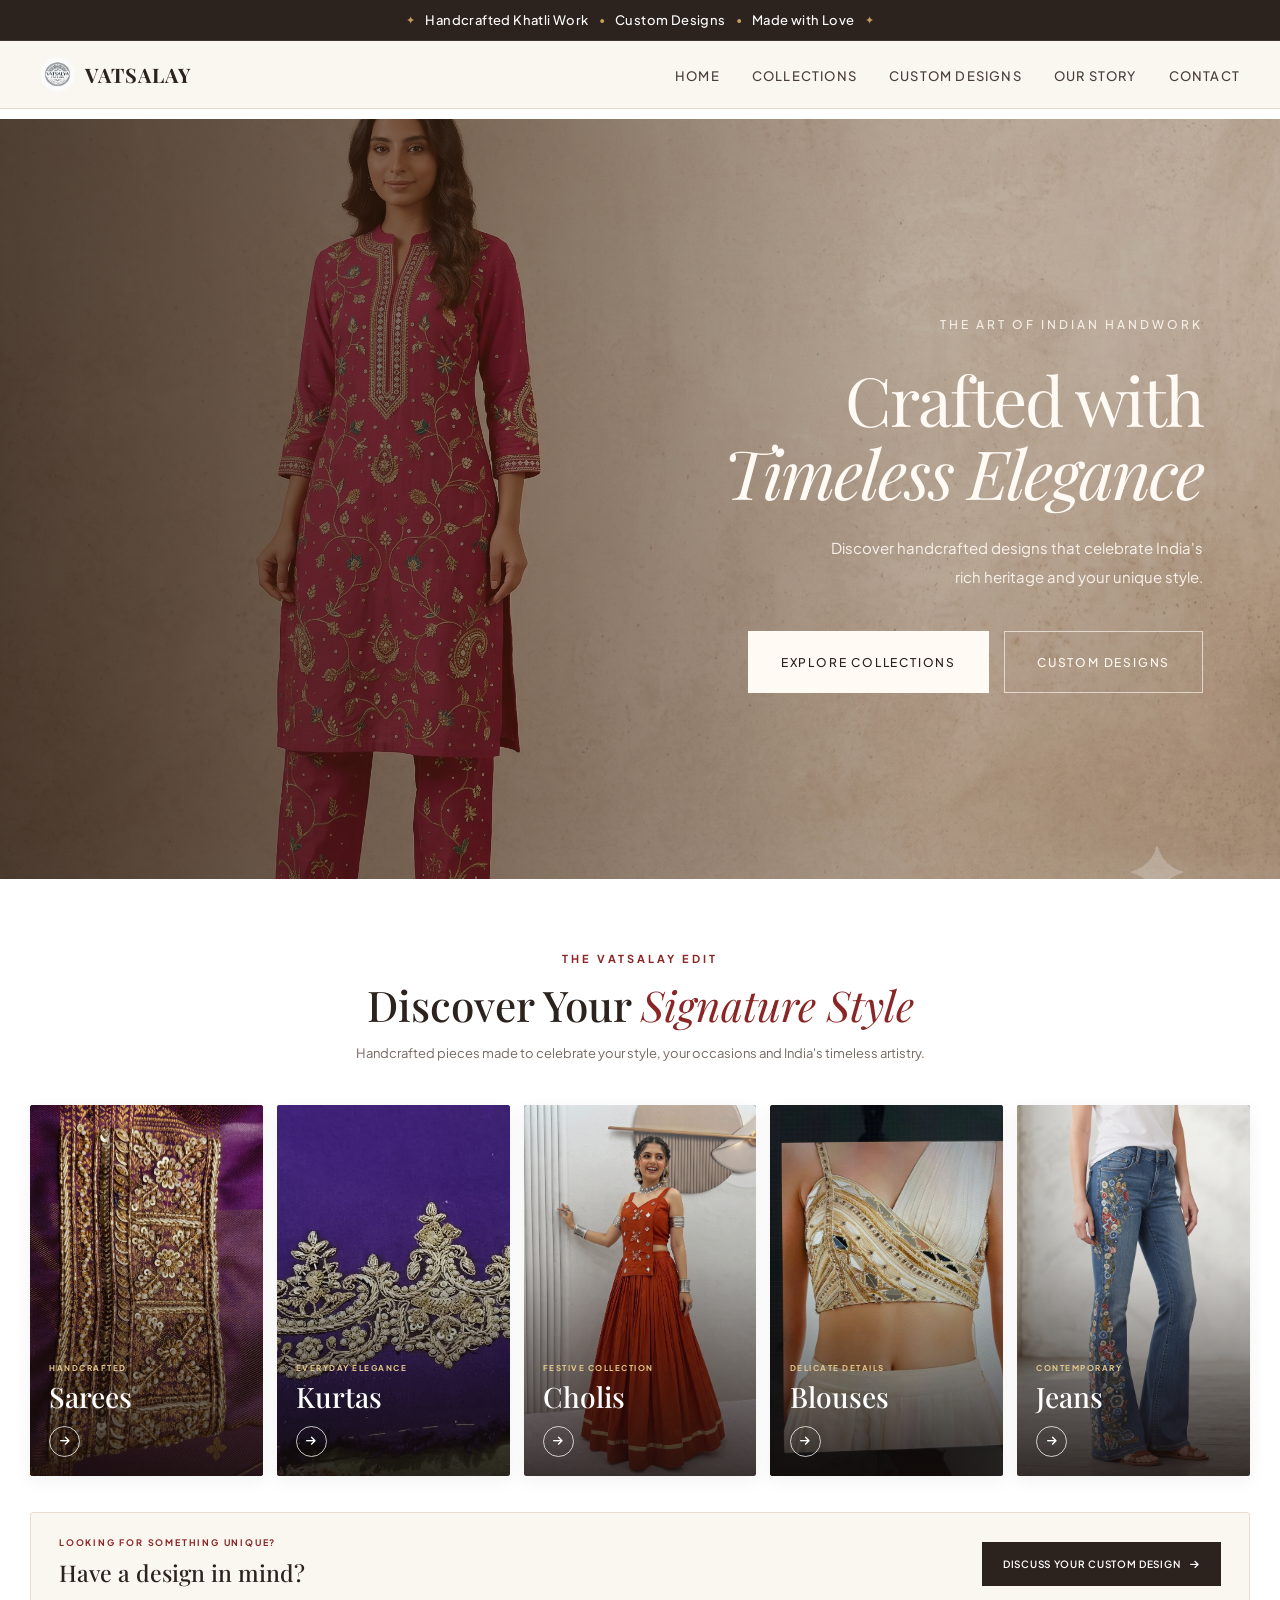
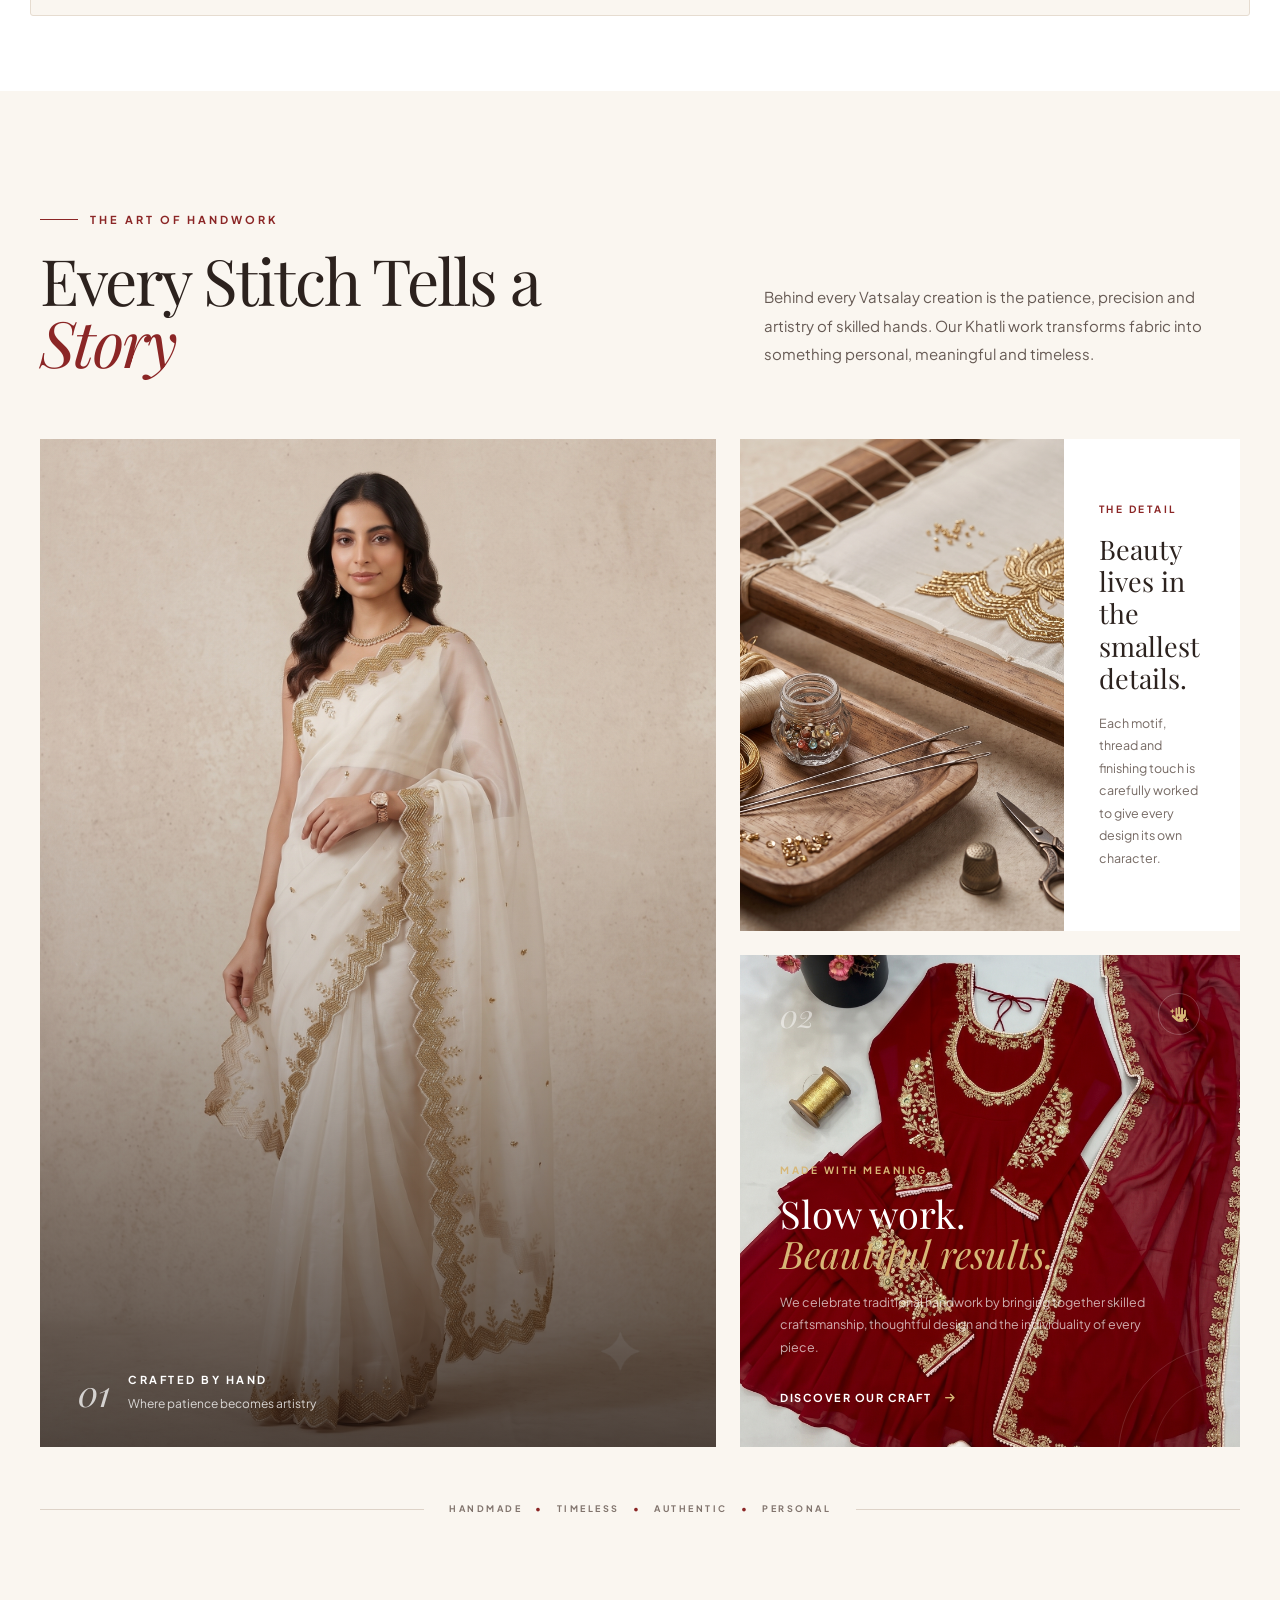
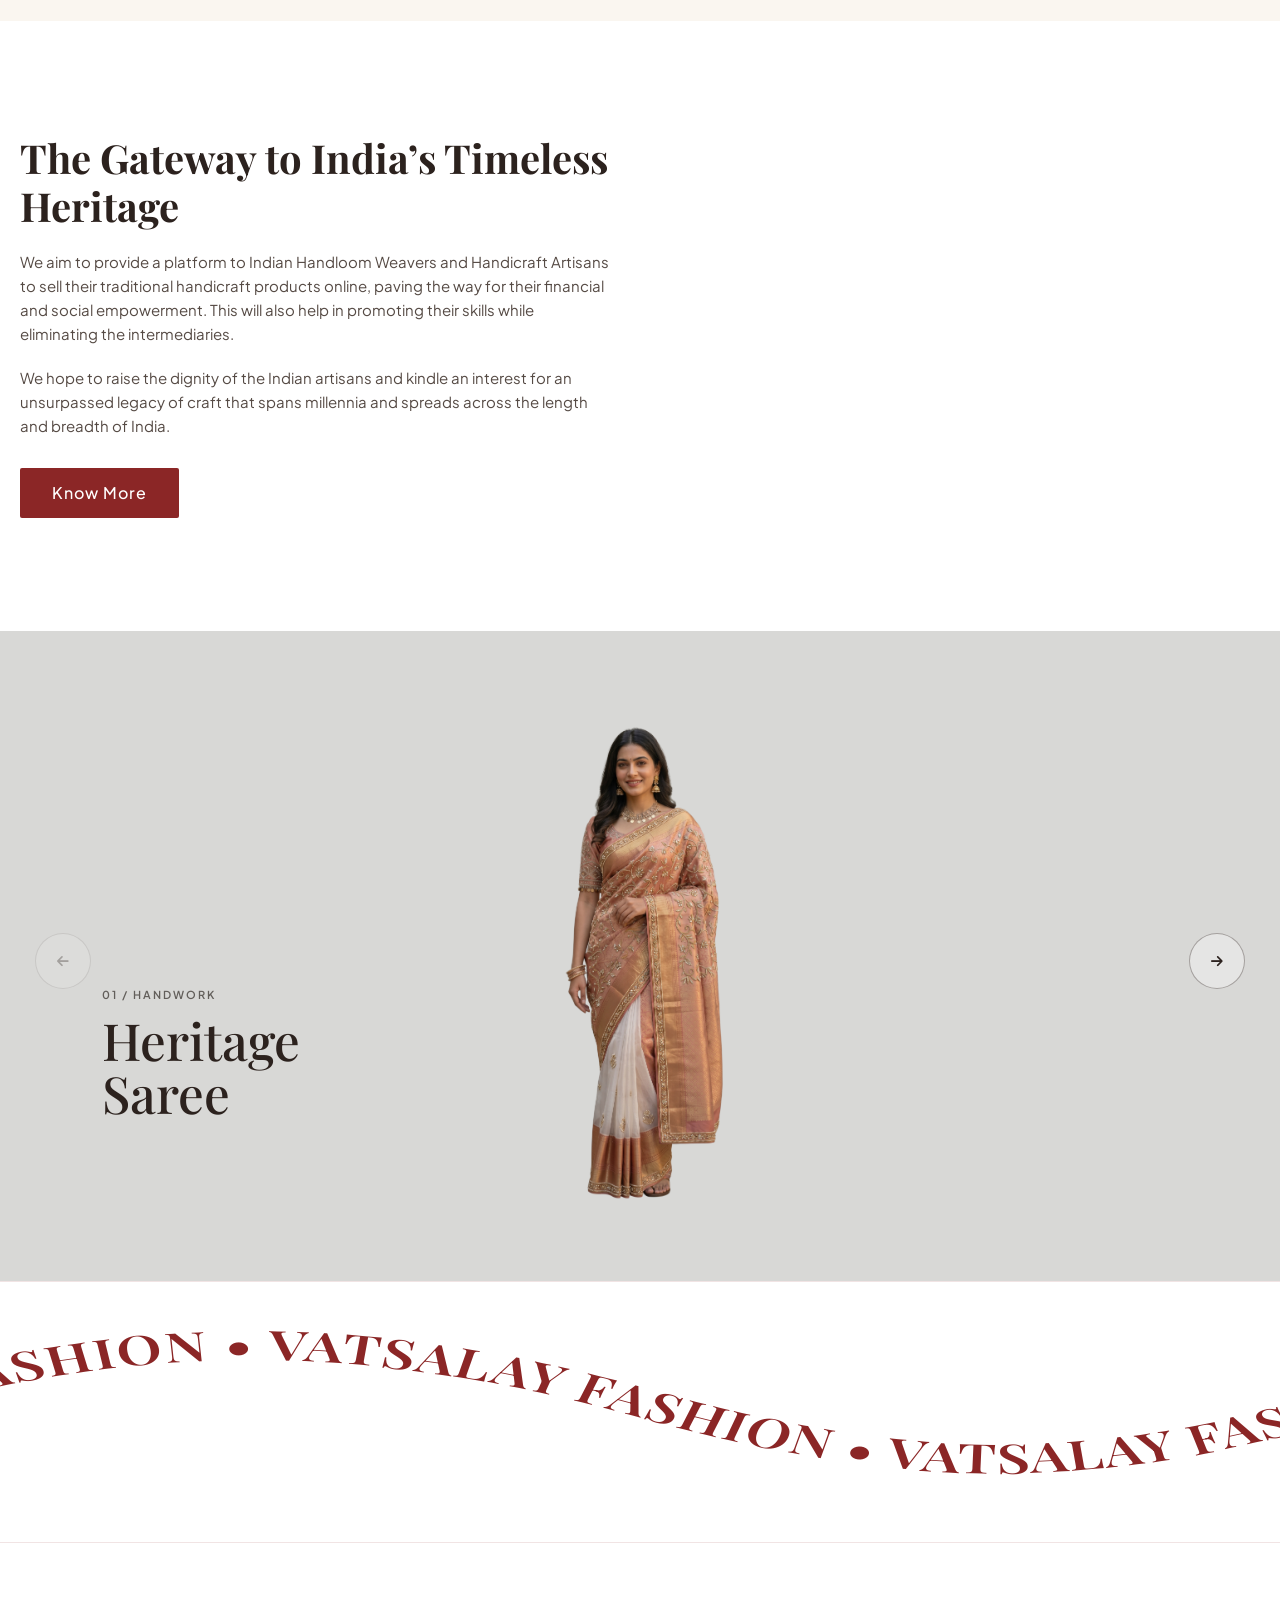
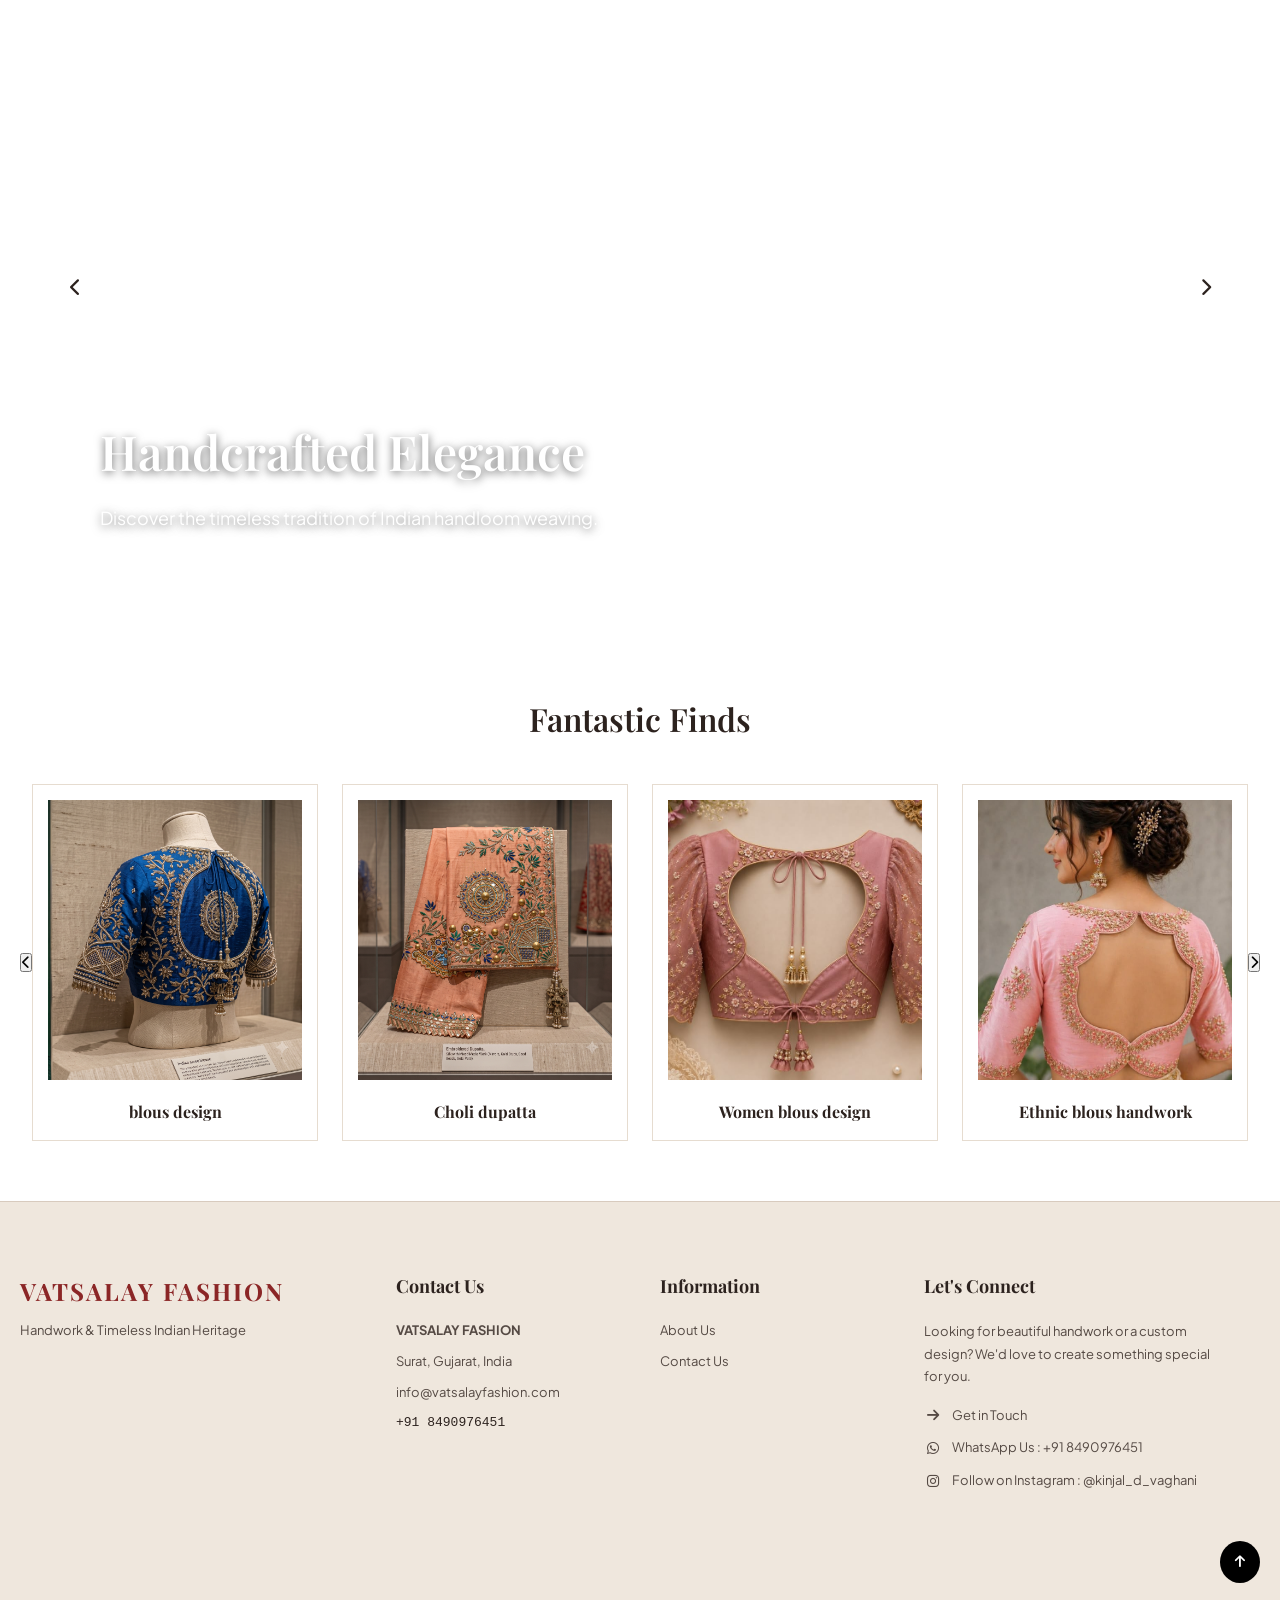
<file: index.html>
<!DOCTYPE html>
<html lang="en">

<head>
    <meta charset="UTF-8">
    <meta name="viewport" content="width=device-width, initial-scale=1.0">
    <title>Vatsalay Fashion - Handwork & Heritage of India</title>
    <!-- CSS Links -->
    <link rel="stylesheet" href="css/style.css">
    <link rel="stylesheet" href="css/responsive.css">
    <!-- Google Fonts & FontAwesome Icons -->
    <link
        href="https://fonts.googleapis.com/css2?family=Playfair+Display:ital,wght@0,400..700;1,400..700&family=Plus+Jakarta+Sans:wght@300;400;500;600&display=swap"
        rel="stylesheet">
    <link rel="stylesheet" href="https://cdnjs.cloudflare.com/ajax/libs/font-awesome/6.4.0/css/all.min.css">
</head>

<body>

    <!-- Announcement Bar -->
    <div class="announcement-bar">
        <p>
            <span>✦</span>
            Handcrafted Khatli Work
            <span>•</span>
            Custom Designs
            <span>•</span>
            Made with Love
            <span>✦</span>
        </p>
    </div>

    <!-- Sticky Header -->
    <div id="site-header"></div>

    <!-- 5px Space -->
    <div class="header-space"></div>


    <!-- Main Content Sections -->
    <main>


        <!-- Editorial Fashion Hero Section -->
        <section class="editorial-hero-banner">

            <!-- Background Image -->
            <div class="editorial-hero-bg"></div>

            <!-- Dark Overlay -->
            <div class="editorial-hero-overlay"></div>

            <!-- Hero Content -->
            <div class="editorial-hero-content">

                <span class="editorial-hero-eyebrow">
                    THE ART OF INDIAN HANDWORK
                </span>

                <h1>
                    Crafted with <br>
                    <em>Timeless Elegance</em>
                </h1>

                <p>
                    Discover handcrafted designs that celebrate
                    India's rich heritage and your unique style.
                </p>

                <div class="editorial-hero-buttons">
                    <a href="pages/collections.html" class="editorial-btn editorial-btn-light">
                        EXPLORE COLLECTIONS
                    </a>

                    <a href="pages/customdesign.html" class="editorial-btn editorial-btn-outline">
                        CUSTOM DESIGNS
                    </a>
                </div>

            </div>

        </section>


        <!-- =========================================
        VATSALAY FASHION — EDITORIAL COLLECTION
        ========================================= -->
        <section class="fashion-collections">

            <!-- Section Header -->
            <div class="fashion-collections-header">
                <span class="collection-eyebrow">THE VATSALAY EDIT</span>
                <h2>Discover Your <em>Signature Style</em></h2>
                <p>Handcrafted pieces made to celebrate your style, your occasions and India's timeless artistry.</p>
            </div>

            <!-- Editorial Hero Row (Sarees & Kurtas) -->
            <div class="editorial-hero">
                <!-- Sarees -->
                <a href="pages/collections.html" class="editorial-card editorial-saree">
                    <div class="editorial-image">
                        <img src="assets/images/products/saree/sample-saree.jpeg" alt="Handcrafted Sarees"
                            onerror="this.src='https://images.unsplash.com/photo-1617627143750-d86bc21e42bb?auto=format&fit=crop&w=1200&q=85'">
                    </div>
                    <div class="editorial-overlay"></div>
                    <div class="editorial-content">
                        <div class="editorial-text">
                            <span class="editorial-type">HANDCRAFTED</span>
                            <h3>Sarees</h3>

                            <span class="small-arrow">
                                <i class="fa-solid fa-arrow-right"></i>
                            </span>
                        </div>
                    </div>
                </a>

                <!-- Kurtas -->
                <a href="pages/collections.html" class="editorial-card editorial-kurta">
                    <div class="editorial-image">
                        <img src="assets/images/products/kurta/sample-kurta.jpeg" alt="Handcrafted Kurtas"
                            onerror="this.src='https://images.unsplash.com/photo-1610030469983-98e550d6193c?auto=format&fit=crop&w=900&q=85'">
                    </div>
                    <div class="editorial-overlay"></div>
                    <div class="editorial-content">
                        <div class="editorial-text">
                            <span class="editorial-type">EVERYDAY ELEGANCE</span>
                            <h3>Kurtas</h3>

                            <span class="small-arrow">
                                <i class="fa-solid fa-arrow-right"></i>
                            </span>
                        </div>
                    </div>
                </a>
            </div>

            <!-- Secondary Editorial Collections (Cholis, Blouses, Jeans) -->
            <div class="editorial-secondary">
                <!-- Cholis -->
                <a href="pages/collections.html" class="editorial-small editorial-choli">
                    <div class="editorial-image">
                        <img src="assets/images/products/choli/sample-choli.png" alt="Traditional Cholis"
                            onerror="this.src='https://images.unsplash.com/photo-1583391733956-3750e0ff4e8b?auto=format&fit=crop&w=800&q=85'">
                    </div>
                    <div class="editorial-small-overlay"></div>
                    <div class="editorial-small-content">
                        <div>
                            <span class="editorial-type">FESTIVE COLLECTION</span>
                            <h3>Cholis</h3>
                            <span class="small-arrow"><i class="fa-solid fa-arrow-right"></i></span>
                        </div>
                    </div>
                </a>

                <!-- Blouses -->
                <a href="pages/collections.html" class="editorial-small editorial-blouse">
                    <div class="editorial-image">
                        <img src="assets/images/products/blouse/sample-blouse.jpeg" alt="Handcrafted Blouses"
                            onerror="this.src='https://images.unsplash.com/photo-1583391733956-3750e0ff4e8b?auto=format&fit=crop&w=800&q=85'">
                    </div>
                    <div class="editorial-small-overlay"></div>
                    <div class="editorial-small-content">
                        <div>
                            <span class="editorial-type">DELICATE DETAILS</span>
                            <h3>Blouses</h3>
                            <span class="small-arrow"><i class="fa-solid fa-arrow-right"></i></span>
                        </div>
                    </div>
                </a>

                <!-- Jeans -->
                <a href="pages/collections.html" class="editorial-small editorial-jeans">
                    <div class="editorial-image">
                        <img src="assets/images/products/jeans/sample-jeans.png" alt="Handwork Jeans"
                            onerror="this.src='https://images.unsplash.com/photo-1541099649105-f69ad21f3246?auto=format&fit=crop&w=800&q=85'">
                    </div>
                    <div class="editorial-small-overlay"></div>
                    <div class="editorial-small-content">
                        <div>
                            <span class="editorial-type">CONTEMPORARY</span>
                            <h3>Jeans</h3>
                            <span class="small-arrow"><i class="fa-solid fa-arrow-right"></i></span>
                        </div>
                    </div>
                </a>
            </div>

            <!-- Custom Design CTA -->
            <div class="collection-bottom-cta">
                <div>
                    <span>LOOKING FOR SOMETHING UNIQUE?</span>
                    <h3>Have a design in mind?</h3>
                </div>
                <a href="pages/customdesign.html">
                    Discuss Your Custom Design
                    <i class="fa-solid fa-arrow-right"></i>
                </a>
            </div>

        </section>

        <!-- =========================================
     VATSALAY FASHION — ART OF HANDWORK
     ========================================= -->

        <section class="craft-story-section" aria-labelledby="craftStoryTitle">

            <div class="craft-story-container">

                <!-- Section Heading -->
                <div class="craft-story-heading">

                    <div class="craft-story-heading-left">
                        <span class="craft-story-eyebrow">
                            <span class="craft-story-eyebrow-line"></span>
                            THE ART OF HANDWORK
                        </span>

                        <h2 id="craftStoryTitle">
                            Every Stitch Tells a <em>Story</em>
                        </h2>
                    </div>

                    <div class="craft-story-heading-right">
                        <p>
                            Behind every Vatsalay creation is the patience, precision
                            and artistry of skilled hands. Our Khatli work transforms
                            fabric into something personal, meaningful and timeless.
                        </p>
                    </div>

                </div>


                <!-- Asymmetrical Craft Layout -->
                <div class="craft-story-layout">

                    <!-- Large Main Visual -->
                    <div class="craft-story-main-visual">

                        <img src="assets/images/products/saree/saree1.png" alt="Traditional handcrafted Indian fashion">

                        <div class="craft-story-main-overlay"></div>

                        <div class="craft-story-main-caption">
                            <span>01</span>
                            <div>
                                <strong>CRAFTED BY HAND</strong>
                                <small>Where patience becomes artistry</small>
                            </div>
                        </div>

                    </div>


                    <!-- Right Side -->
                    <div class="craft-story-side">

                        <!-- Detail Image -->
                        <div class="craft-story-detail-card">

                            <div class="craft-story-detail-image">
                                <img src="assets/images/products/khatli.png" alt="Detailed handmade textile work">
                            </div>

                            <div class="craft-story-detail-content">

                                <span class="craft-story-card-label">
                                    THE DETAIL
                                </span>

                                <h3>
                                    Beauty lives in the smallest details.
                                </h3>

                                <p>
                                    Each motif, thread and finishing touch is carefully
                                    worked to give every design its own character.
                                </p>

                            </div>

                        </div>


                        <!-- Dark Story Card -->
                        <div class="craft-story-message-card">

                            <div class="craft-story-message-top">
                                <span>02</span>

                                <span class="craft-story-message-icon">
                                    <i class="fa-solid fa-hand-sparkles"></i>
                                </span>
                            </div>

                            <div class="craft-story-message-content">

                                <span class="craft-story-card-label">
                                    MADE WITH MEANING
                                </span>

                                <h3>
                                    Slow work.<br>
                                    <em>Beautiful results.</em>
                                </h3>

                                <p>
                                    We celebrate traditional handwork by bringing
                                    together skilled craftsmanship, thoughtful design
                                    and the individuality of every piece.
                                </p>

                                <a href="pages/collections.html" class="craft-story-link">
                                    <span>Discover Our Craft</span>
                                    <i class="fa-solid fa-arrow-right"></i>
                                </a>

                            </div>

                        </div>

                    </div>

                </div>


                <!-- Bottom Statement -->
                <div class="craft-story-bottom">

                    <span class="craft-story-bottom-line"></span>

                    <p>
                        HANDMADE
                        <span>•</span>
                        TIMELESS
                        <span>•</span>
                        AUTHENTIC
                        <span>•</span>
                        PERSONAL
                    </p>

                    <span class="craft-story-bottom-line"></span>

                </div>

            </div>

        </section>


        <!-- 3. Heritage Banner Section (Reference 3 & 6) -->
        <section class="heritage-banner">
            <div class="container heritage-flex">
                <div class="heritage-text">
                    <h2>The Gateway to India’s Timeless Heritage</h2>
                    <p>We aim to provide a platform to Indian Handloom Weavers and Handicraft Artisans to sell their
                        traditional handicraft products online, paving the way for their financial and social
                        empowerment. This will also help in promoting their skills while eliminating the intermediaries.
                    </p>
                    <p>We hope to raise the dignity of the Indian artisans and kindle an interest for an unsurpassed
                        legacy of craft that spans millennia and spreads across the length and breadth of India.</p>
                    <a href="pages/about.html" class="btn-primary">Know More</a>
                </div>
                <div class="heritage-image">
                    <video autoplay muted loop playsinline>
                        <source src="assets/images/products/kurta/work1.mp4" type="video/mp4">
                        Your browser does not support the video tag.
                    </video>
                </div>
            </div>
        </section>

        <!-- 6. Featured Stores / Craft Spotlight (Reference 7) -->
        <!-- =========================================================
        VATSALAY FASHION — HANDWORK MODEL SHOWCASE
        ========================================================= -->

        <section class="handwork-model-slider">

            <div class="handwork-model-content">

                <!-- Left Arrow -->
                <button class="model-slider-arrow model-slider-prev" aria-label="Previous model">
                    <i class="fa-solid fa-arrow-left"></i>
                </button>

                <!-- Model Stage -->
                <div class="model-slider-stage">

                    <div class="model-slide active">
                        <img src="assets/images/handwork/slider_image1.png" alt="Model wearing handcrafted saree">

                        <div class="model-slide-caption">
                            <span>01 / HANDWORK</span>
                            <h2>Heritage Saree</h2>
                        </div>
                    </div>

                    <div class="model-slide">
                        <img src="assets/images/handwork/slider_image2.png" alt="Model wearing handcrafted kurta">

                        <div class="model-slide-caption">
                            <span>02 / HANDWORK</span>
                            <h2>Artisan Kurta</h2>
                        </div>
                    </div>

                    <div class="model-slide">
                        <img src="assets/images/handwork/slider_image3.png" alt="Model wearing handcrafted choli">

                        <div class="model-slide-caption">
                            <span>03 / HANDWORK</span>
                            <h2>Contemporary salwar kameez</h2>
                        </div>
                    </div>

                    <div class="model-slide">
                        <img src="assets/images/handwork/slider_image4.png" alt="Model wearing handcrafted blouse">

                        <div class="model-slide-caption">
                            <span>04 / HANDWORK</span>
                            <h2>Signature Kurti</h2>
                        </div>
                    </div>

                    <div class="model-slide">
                        <img src="assets/images/handwork/slider_image5.png" alt="Model wearing handcrafted fashion">

                        <div class="model-slide-caption">
                            <span>05 / HANDWORK</span>
                            <h2>Modern Handwork</h2>
                        </div>
                    </div>

                </div>

                <!-- Right Arrow -->
                <button class="model-slider-arrow model-slider-next" aria-label="Next model">
                    <i class="fa-solid fa-arrow-right"></i>
                </button>

            </div>

        </section>

        <!-- =========================================
     VATSALAY CURVED TEXT SECTION
========================================= -->
        <section class="vatsalay-brand-wave">

            <div class="brand-wave-row">

                <svg class="brand-wave-svg" viewBox="0 0 1800 300" preserveAspectRatio="none" aria-hidden="true">

                    <!-- Curved path -->
                    <path id="vatsalayCurve" d="M -100 190
                   C 250 20, 550 20, 900 160
                   C 1250 300, 1500 300, 1900 100" fill="none">
                    </path>

                    <!-- Moving text -->
                    <text class="brand-wave-text">

                        <textPath href="#vatsalayCurve" startOffset="0%">

                            VATSALAY FASHION • VATSALAY FASHION •
                            VATSALAY FASHION • VATSALAY FASHION •
                            VATSALAY FASHION • VATSALAY FASHION •
                            VATSALAY FASHION • VATSALAY FASHION •
                            VATSALAY FASHION • VATSALAY FASHION •
                            VATSALAY FASHION • VATSALAY FASHION •
                            VATSALAY FASHION • VATSALAY FASHION •
                            VATSALAY FASHION • VATSALAY FASHION •
                            VATSALAY FASHION • VATSALAY FASHION •
                            VATSALAY FASHION • VATSALAY FASHION •
                            VATSALAY FASHION • VATSALAY FASHION •

                            <animate attributeName="startOffset" from="0%" to="-100%" dur="25s"
                                repeatCount="indefinite">
                            </animate>

                        </textPath>

                    </text>

                </svg>

            </div>

        </section>


        <!-- 0. Hero Video Slider Section -->
        <section class="hero-video-slider">
            <div class="video-slider-container">
                <!-- Video Slide 1 -->
                <div class="video-slide active">
                    <video muted playsinline preload="auto">
                        <source src="assets/images/slider/video1.mp4" type="video/mp4">
                        Your browser does not support the video tag.
                    </video>
                    <div class="video-overlay-content">
                        <h1>Handcrafted Elegance</h1>
                        <p>Discover the timeless tradition of Indian handloom weaving.</p>
                    </div>
                </div>
                <!-- Video Slide 2 -->
                <div class="video-slide">
                    <video muted playsinline preload="auto">
                        <source src="assets/images/slider/video2.mp4" type="video/mp4">
                        Your browser does not support the video tag.
                    </video>
                    <div class="video-overlay-content">
                        <h1>Artisanal Perfection</h1>
                        <p>Every thread tells a story of heritage and skill.</p>
                    </div>
                </div>
                <!-- Video Slide 3 -->
                <div class="video-slide">
                    <video muted playsinline preload="auto">
                        <source src="assets/images/slider/video3.mp4" type="video/mp4">
                        Your browser does not support the video tag.
                    </video>
                    <div class="video-overlay-content">
                        <h1>Legacy of Craft</h1>
                        <p>Bringing authentic handwork straight from weavers to your wardrobe.</p>
                    </div>
                </div>
                <!-- Video Slide 4 -->
                <div class="video-slide">
                    <video muted playsinline preload="auto">
                        <source src="assets/images/slider/video4.mp4" type="video/mp4">
                        Your browser does not support the video tag.
                    </video>
                    <div class="video-overlay-content">
                        <h1>Celebrate With Tradition</h1>
                        <p>Exquisite festive designs crafted with love.</p>
                    </div>
                </div>

                <!-- Slider Controls -->
                <button class="hero-slider-btn hero-prev" id="heroPrev"><i
                        class="fa-solid fa-chevron-left"></i></button>
                <button class="hero-slider-btn hero-next" id="heroNext"><i
                        class="fa-solid fa-chevron-right"></i></button>
            </div>
        </section>

        <!-- 7. Fantastic Finds Section (Reference 8) -->
        <section class="fantastic-finds section-padding">
            <div class="container">
                <h2 class="section-title">Fantastic Finds</h2>
                <div class="finds-slider-wrapper">
                    <button class="slider-arrow finds-prev"><i class="fa-solid fa-chevron-left"></i></button>
                    <div class="finds-track" id="findsTrack">
                        <div class="find-card">
                            <img src="assets/images/products/blouse/blouse1.png" alt="Handcrafted Blouses">
                            <h4>blous design</h4>
                        </div>
                        <div class="find-card">
                            <img src="assets/images/products/blouse/sareeimage.png" alt="Women Accessories of choli">
                            <h4>Choli dupatta</h4>
                        </div>
                        <div class="find-card">
                            <img src="assets/images/products/blouse/blouse2.jpeg" alt="Women Blouses">
                            <h4>Women blous design</h4>
                        </div>
                        <div class="find-card">
                            <img src="assets/images/products/blouse/blouse3.jpeg" alt="Ethnic work">
                            <h4>Ethnic blous handwork</h4>
                        </div>
                    </div>
                    <button class="slider-arrow finds-next"><i class="fa-solid fa-chevron-right"></i></button>
                </div>
            </div>
        </section>

    </main>

    <!-- Footer -->
    <div id="site-footer"></div>

    <!-- JavaScript Files -->
    <script src="js/header.js"></script>
    <script src="js/main.js"></script>
    <script src="js/slider.js"></script>
    <script src="js/products.js"></script>
    <script src="js/handwork-slider.js"></script>
    <script src="js/footer.js"></script>
</body>

</html>
</file>
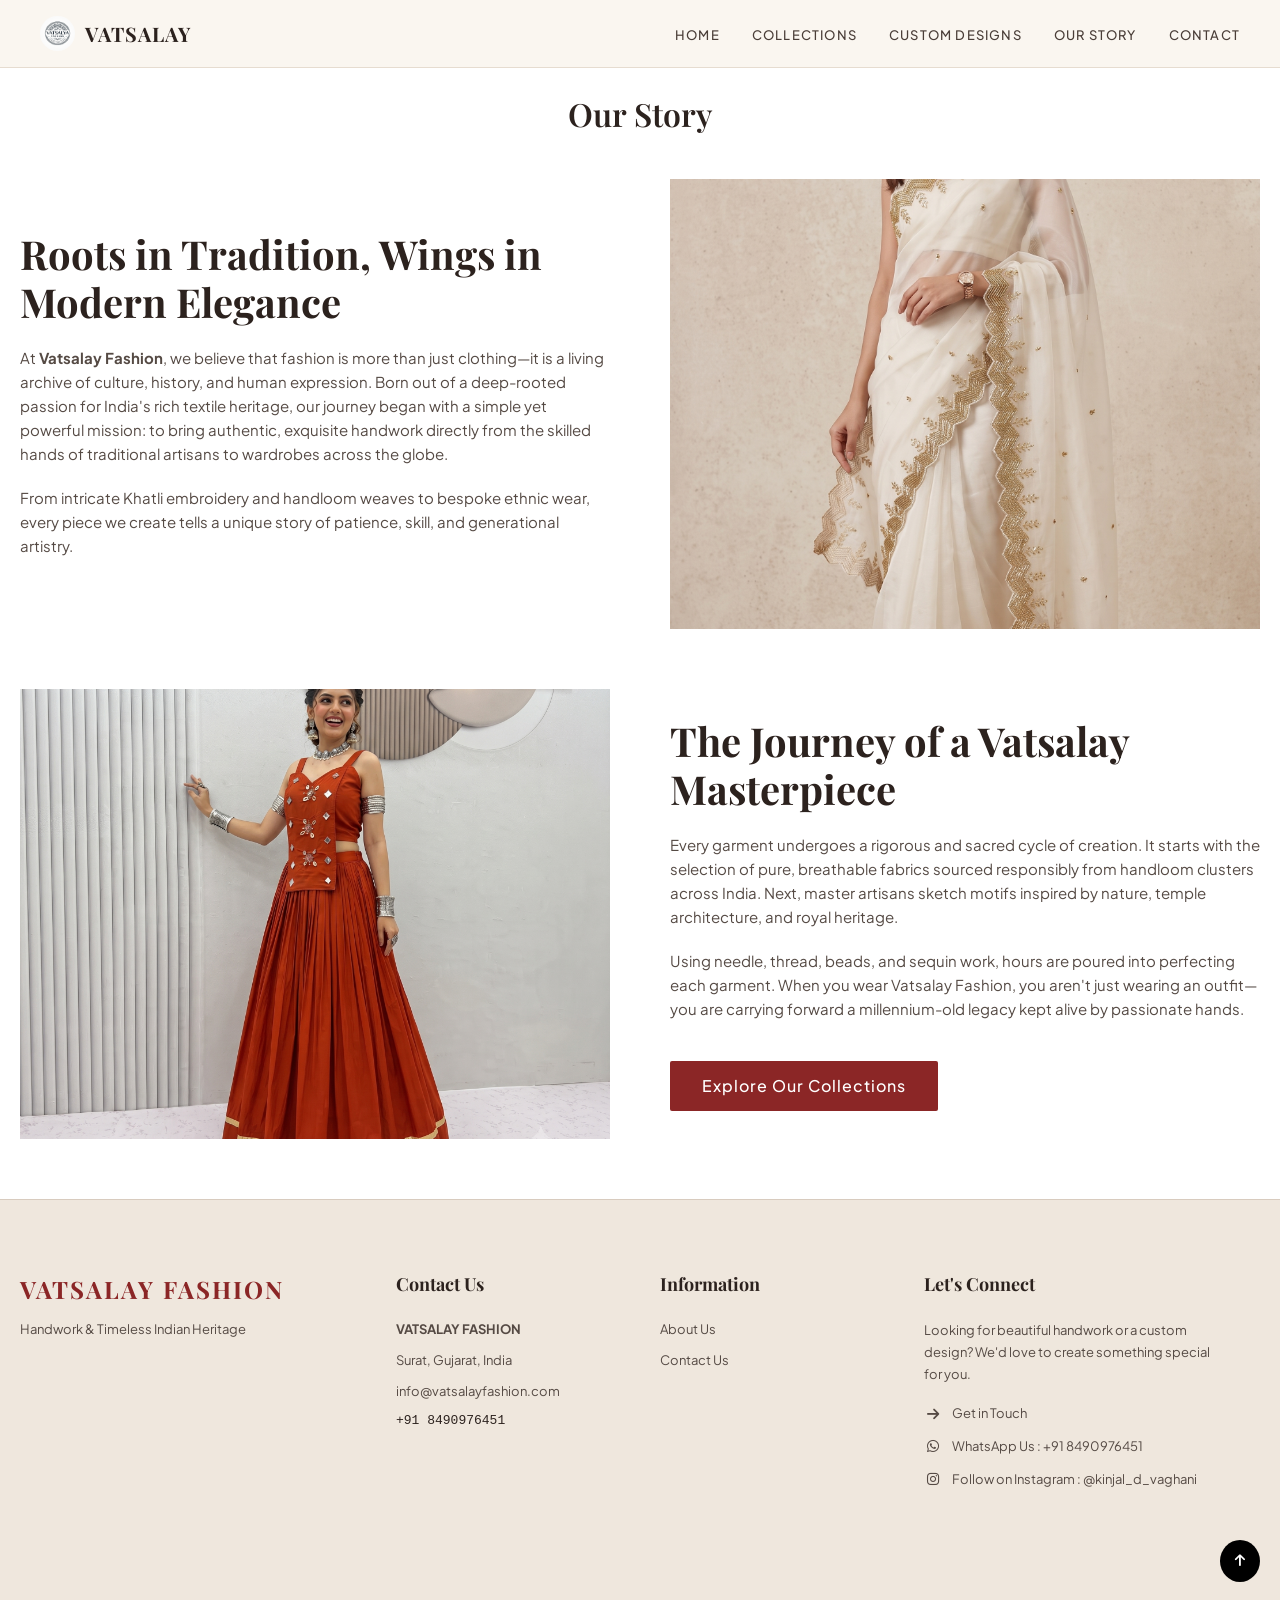
<file: pages/About.html>
<!DOCTYPE html>
<html lang="en">
<head>
    <meta charset="UTF-8">
    <meta name="viewport" content="width=device-width, initial-scale=1.0">
    <title>Our Story - Vatsalay Fashion</title>
    <!-- CSS Links -->
    <link rel="stylesheet" href="../css/style.css">
    <link rel="stylesheet" href="../css/responsive.css">
    <!-- Google Fonts & FontAwesome Icons -->
    <link href="https://fonts.googleapis.com/css2?family=Playfair+Display:ital,wght@0,400..700;1,400..700&family=Plus+Jakarta+Sans:wght@300;400;500;600&display=swap" rel="stylesheet">
    <link rel="stylesheet" href="https://cdnjs.cloudflare.com/ajax/libs/font-awesome/6.4.0/css/all.min.css">
</head>
<body>

<!-- Sticky Header -->
<div id="site-header"></div>

    <!-- Main Content Sections -->
    <main>

        <!-- Page Header Banner -->
        <section class="page-header-section bg-cream">
            <div class="container text-center">
                <h1 class="section-title" style="padding-top: 20px;">Our Story</h1>
            </div>
        </section>

        <!-- About Intro Section -->
        <section class="about-intro-section ">
            <div class="container heritage-flex">
                <div class="heritage-text">
                    <h2>Roots in Tradition, Wings in Modern Elegance</h2>
                    <p>At <strong>Vatsalay Fashion</strong>, we believe that fashion is more than just clothing—it is a living archive of culture, history, and human expression. Born out of a deep-rooted passion for India's rich textile heritage, our journey began with a simple yet powerful mission: to bring authentic, exquisite handwork directly from the skilled hands of traditional artisans to wardrobes across the globe.</p>
                    <p>From intricate Khatli embroidery and handloom weaves to bespoke ethnic wear, every piece we create tells a unique story of patience, skill, and generational artistry.</p>
                </div>
                <div class="heritage-image">
                    <!-- REPLACE IMAGE PATH LATER -->
                    <img src="../assets/images/products/saree/saree1.png" alt="Artisan at work placeholder">
                </div>
            </div>
        </section>


        <!-- Craftsmanship Detail Section -->
        <section class="craftsmanship-section section-padding">
            <div class="container heritage-flex" style="flex-direction: row-reverse;">
                <div class="heritage-text">
                    <h2>The Journey of a Vatsalay Masterpiece</h2>
                    <p>Every garment undergoes a rigorous and sacred cycle of creation. It starts with the selection of pure, breathable fabrics sourced responsibly from handloom clusters across India. Next, master artisans sketch motifs inspired by nature, temple architecture, and royal heritage.</p>
                    <p>Using needle, thread, beads, and sequin work, hours are poured into perfecting each garment. When you wear Vatsalay Fashion, you aren't just wearing an outfit—you are carrying forward a millennium-old legacy kept alive by passionate hands.</p>
                    <a href="collections.html" class="btn-primary" style="margin-top: 20px; display: inline-block;">Explore Our Collections</a>
                </div>
                <div class="heritage-image">
                    <!-- REPLACE IMAGE PATH LATER -->
                    <img src="../assets/images/products/choli/sample-choli.png" alt="Craftsmanship Detail Placeholder">
                </div>
            </div>
        </section>

    </main>

    <!-- Footer -->
    <div id="site-footer"></div>


    <!-- JavaScript Files -->
    <script src="../js/header.js"></script>
    <script src="../js/main.js"></script>
    <script src="../js/slider.js"></script>
    <script src="../js/products.js"></script>
    <script src="../js/footer.js"></script>
    <script src="../js/collections.js"></script>
</body>
</html>
</file>
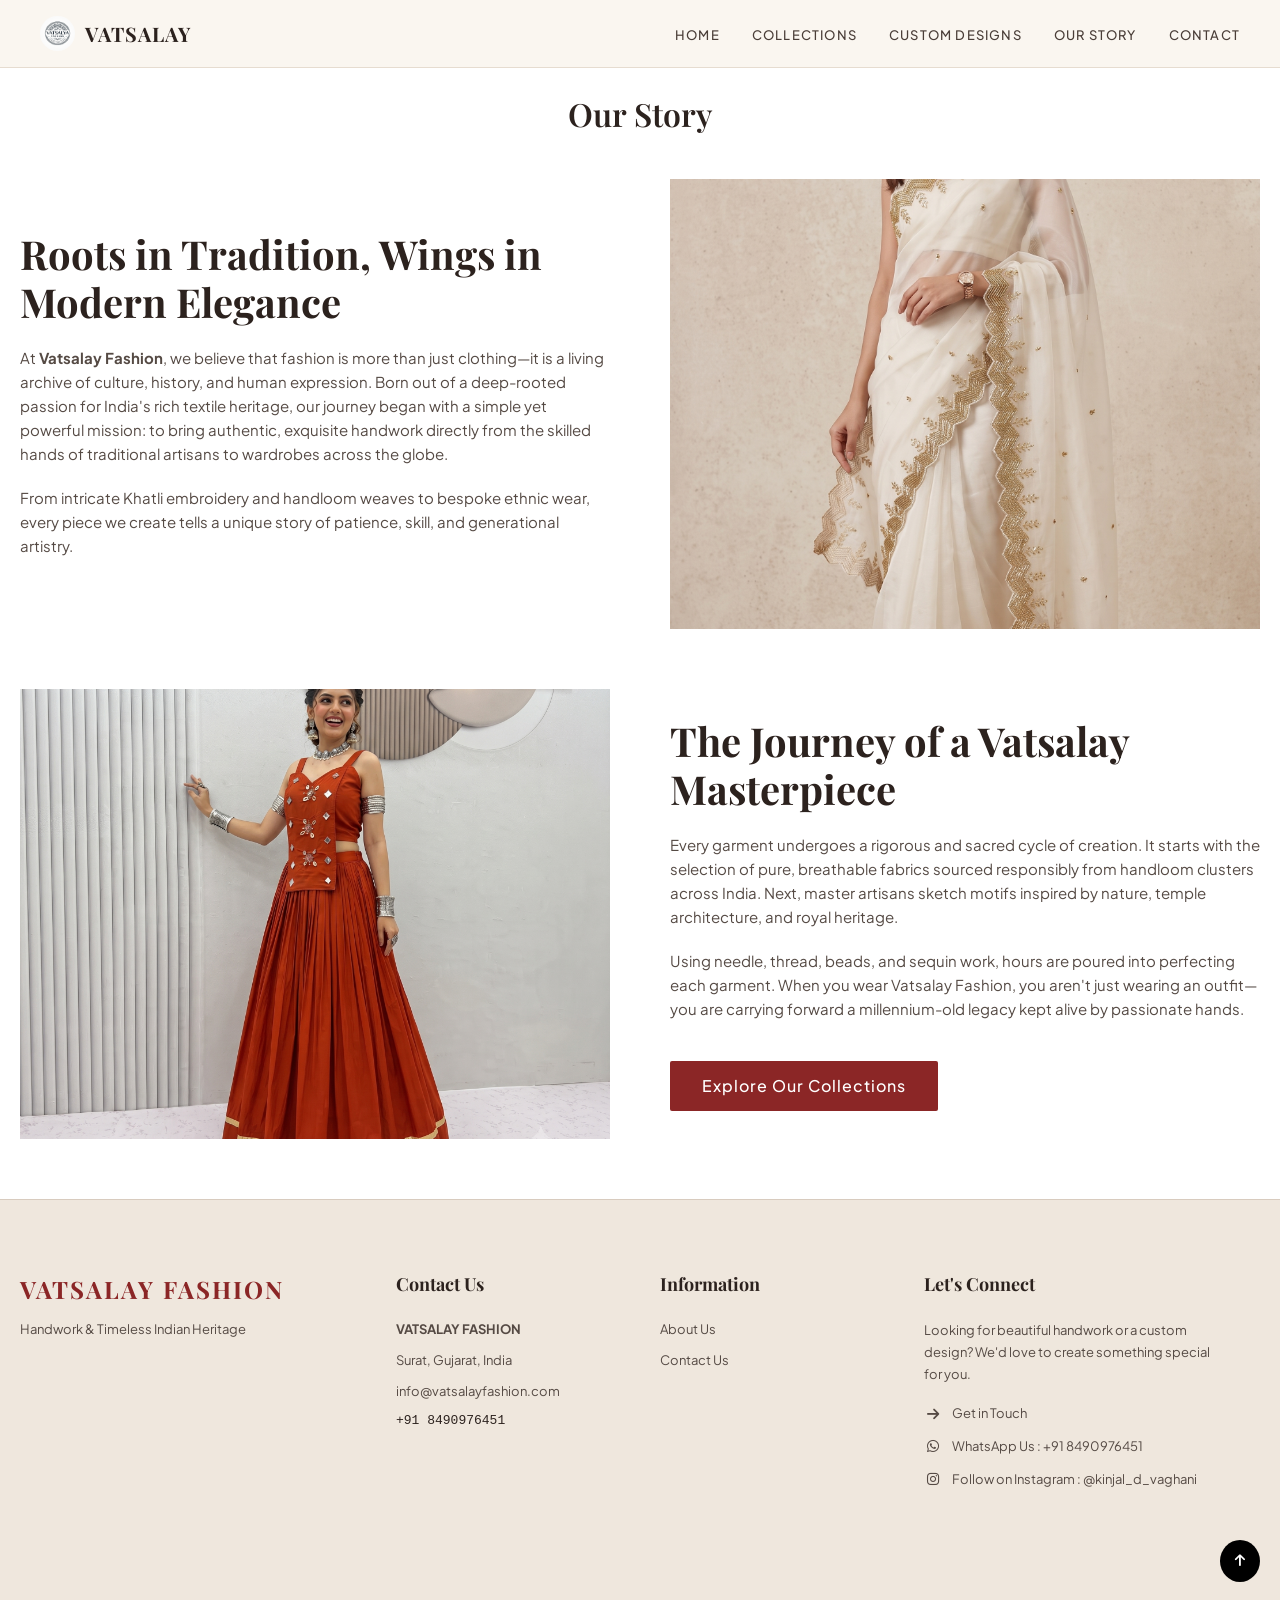
<file: pages/about.html>
<!DOCTYPE html>
<html lang="en">
<head>
    <meta charset="UTF-8">
    <meta name="viewport" content="width=device-width, initial-scale=1.0">
    <title>Our Story - Vatsalay Fashion</title>
    <!-- CSS Links -->
    <link rel="stylesheet" href="../css/style.css">
    <link rel="stylesheet" href="../css/responsive.css">
    <!-- Google Fonts & FontAwesome Icons -->
    <link href="https://fonts.googleapis.com/css2?family=Playfair+Display:ital,wght@0,400..700;1,400..700&family=Plus+Jakarta+Sans:wght@300;400;500;600&display=swap" rel="stylesheet">
    <link rel="stylesheet" href="https://cdnjs.cloudflare.com/ajax/libs/font-awesome/6.4.0/css/all.min.css">
</head>
<body>

<!-- Sticky Header -->
<div id="site-header"></div>

    <!-- Main Content Sections -->
    <main>

        <!-- Page Header Banner -->
        <section class="page-header-section bg-cream">
            <div class="container text-center">
                <h1 class="section-title" style="padding-top: 20px;">Our Story</h1>
            </div>
        </section>

        <!-- About Intro Section -->
        <section class="about-intro-section ">
            <div class="container heritage-flex">
                <div class="heritage-text">
                    <h2>Roots in Tradition, Wings in Modern Elegance</h2>
                    <p>At <strong>Vatsalay Fashion</strong>, we believe that fashion is more than just clothing—it is a living archive of culture, history, and human expression. Born out of a deep-rooted passion for India's rich textile heritage, our journey began with a simple yet powerful mission: to bring authentic, exquisite handwork directly from the skilled hands of traditional artisans to wardrobes across the globe.</p>
                    <p>From intricate Khatli embroidery and handloom weaves to bespoke ethnic wear, every piece we create tells a unique story of patience, skill, and generational artistry.</p>
                </div>
                <div class="heritage-image">
                    <!-- REPLACE IMAGE PATH LATER -->
                    <img src="../assets/images/products/saree/saree1.png" alt="Artisan at work placeholder">
                </div>
            </div>
        </section>


        <!-- Craftsmanship Detail Section -->
        <section class="craftsmanship-section section-padding">
            <div class="container heritage-flex" style="flex-direction: row-reverse;">
                <div class="heritage-text">
                    <h2>The Journey of a Vatsalay Masterpiece</h2>
                    <p>Every garment undergoes a rigorous and sacred cycle of creation. It starts with the selection of pure, breathable fabrics sourced responsibly from handloom clusters across India. Next, master artisans sketch motifs inspired by nature, temple architecture, and royal heritage.</p>
                    <p>Using needle, thread, beads, and sequin work, hours are poured into perfecting each garment. When you wear Vatsalay Fashion, you aren't just wearing an outfit—you are carrying forward a millennium-old legacy kept alive by passionate hands.</p>
                    <a href="collections.html" class="btn-primary" style="margin-top: 20px; display: inline-block;">Explore Our Collections</a>
                </div>
                <div class="heritage-image">
                    <!-- REPLACE IMAGE PATH LATER -->
                    <img src="../assets/images/products/choli/sample-choli.png" alt="Craftsmanship Detail Placeholder">
                </div>
            </div>
        </section>

    </main>

    <!-- Footer -->
    <div id="site-footer"></div>


    <!-- JavaScript Files -->
    <script src="../js/header.js"></script>
    <script src="../js/main.js"></script>
    <script src="../js/slider.js"></script>
    <script src="../js/products.js"></script>
    <script src="../js/footer.js"></script>
    <script src="../js/collections.js"></script>
</body>
</html>
</file>
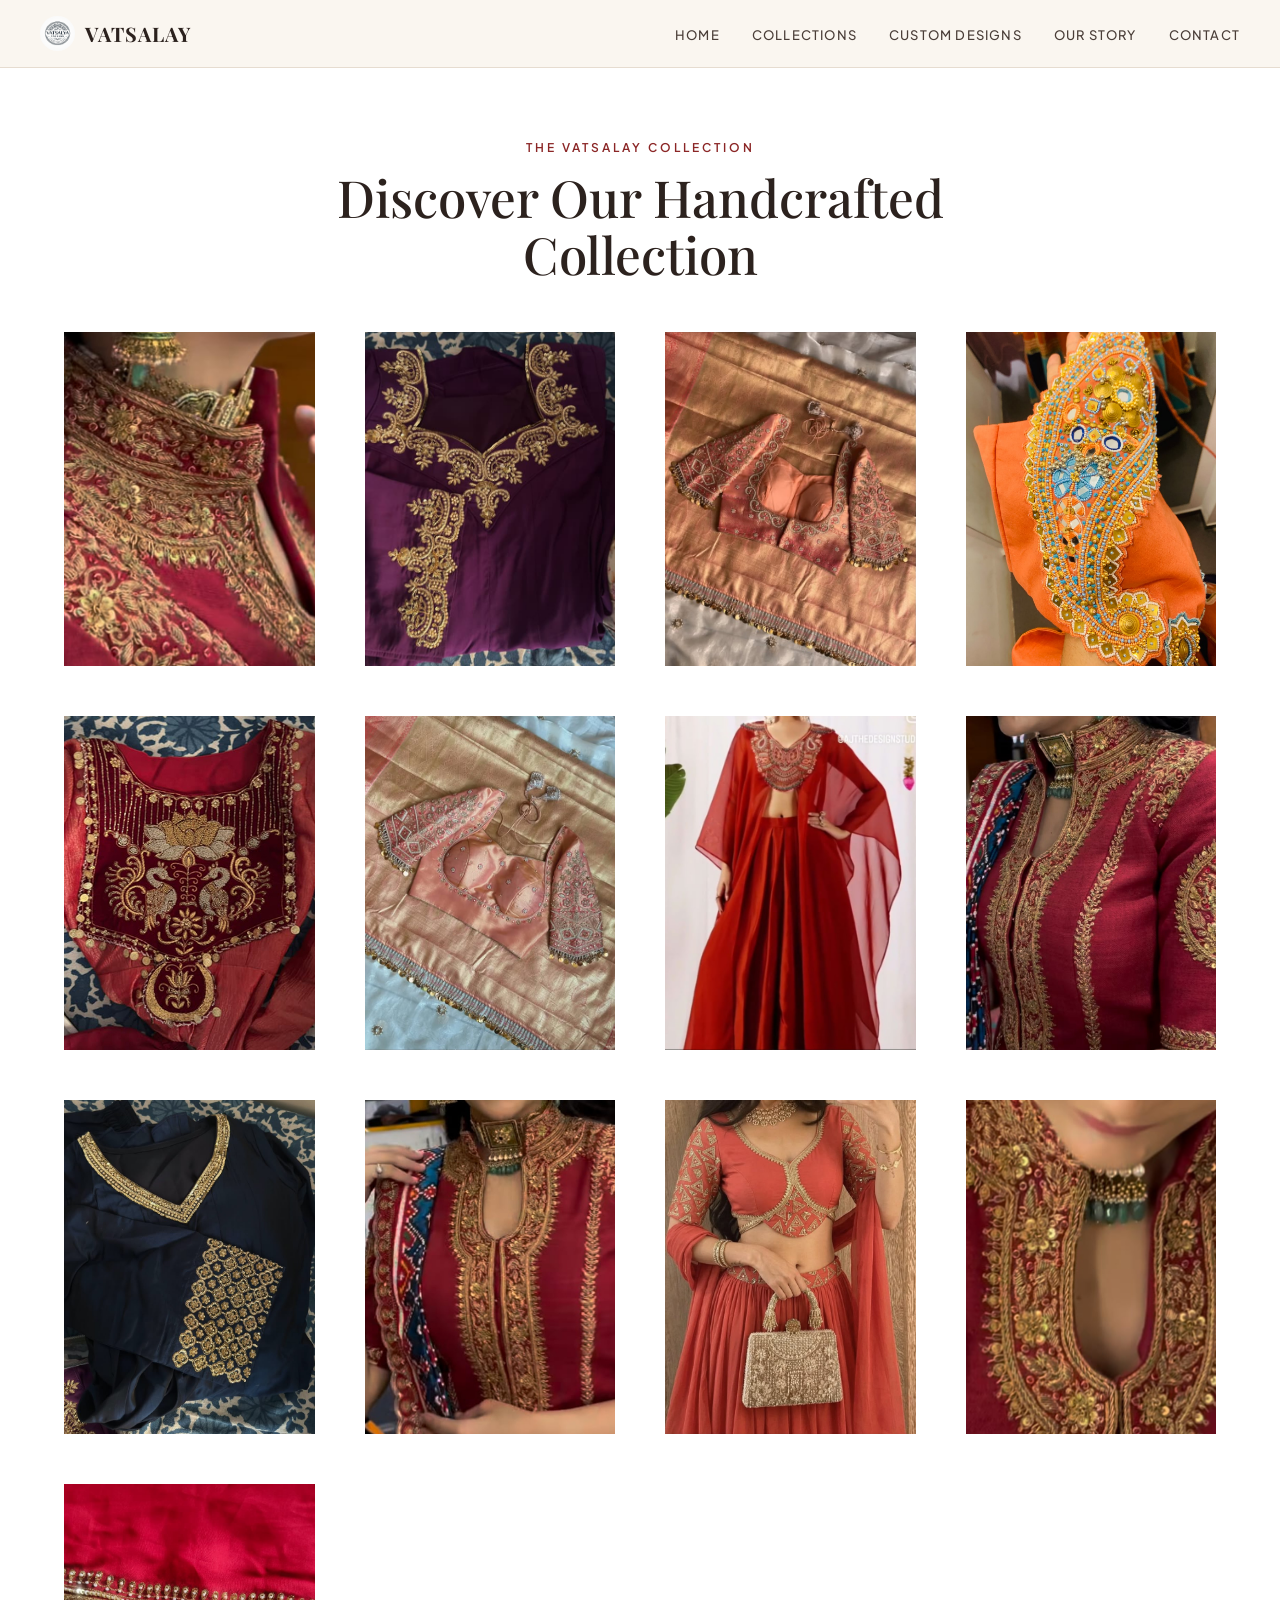
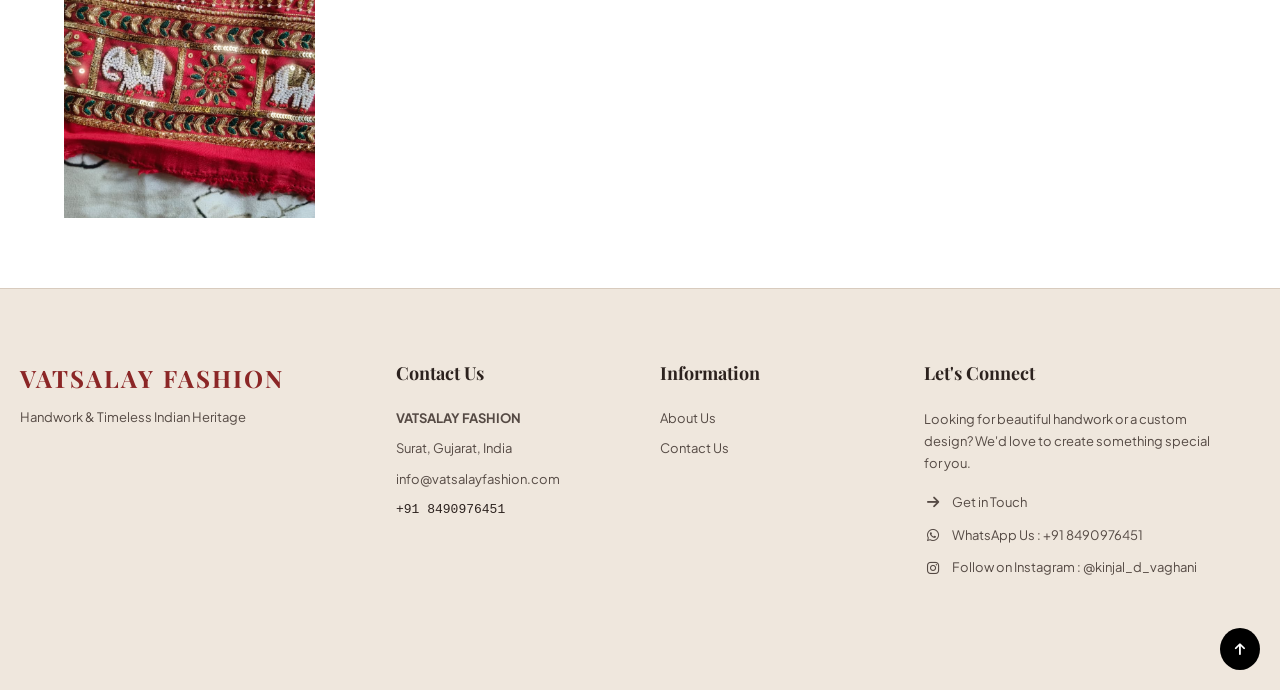
<file: pages/Collections.html>
<!DOCTYPE html>
<html lang="en">

<head>
    <meta charset="UTF-8">
    <meta name="viewport" content="width=device-width, initial-scale=1.0">
    <title>Vatsalay Fashion - Handwork & Heritage of India</title>
    <!-- CSS Links -->
    <link rel="stylesheet" href="../css/style.css">
    <link rel="stylesheet" href="../css/responsive.css">
    <!-- Google Fonts & FontAwesome Icons -->
    <link
        href="https://fonts.googleapis.com/css2?family=Playfair+Display:ital,wght@0,400..700;1,400..700&family=Plus+Jakarta+Sans:wght@300;400;500;600&display=swap"
        rel="stylesheet">
    <link rel="stylesheet" href="https://cdnjs.cloudflare.com/ajax/libs/font-awesome/6.4.0/css/all.min.css">
</head>

<body>

    <!-- Sticky Header -->
    <div id="site-header"></div>

    <!-- 5px Space -->
    <!-- <div class="header-space"></div> -->


    <!-- Collections Gallery -->
    <section class="all-collections">
        <div class="collections-container">

            <div class="collections-heading">
                <span>THE VATSALAY COLLECTION</span>
                <h1>Discover Our Handcrafted Collection</h1>
            </div>

            <!-- Images will be inserted here by JavaScript -->
            <div id="collectionsGallery" class="collections-gallery"></div>

        </div>
    </section>



    <!-- Footer -->
    <div id="site-footer"></div>


    <!-- JavaScript Files -->
    <script src="../js/header.js"></script>
    <script src="../js/main.js"></script>
    <script src="../js/slider.js"></script>
    <script src="../js/products.js"></script>
    <script src="../js/handwork-slider.js"></script>
    <script src="../js/footer.js"></script>
    <script src="../js/collections.js"></script>
</body>

</html>
</file>
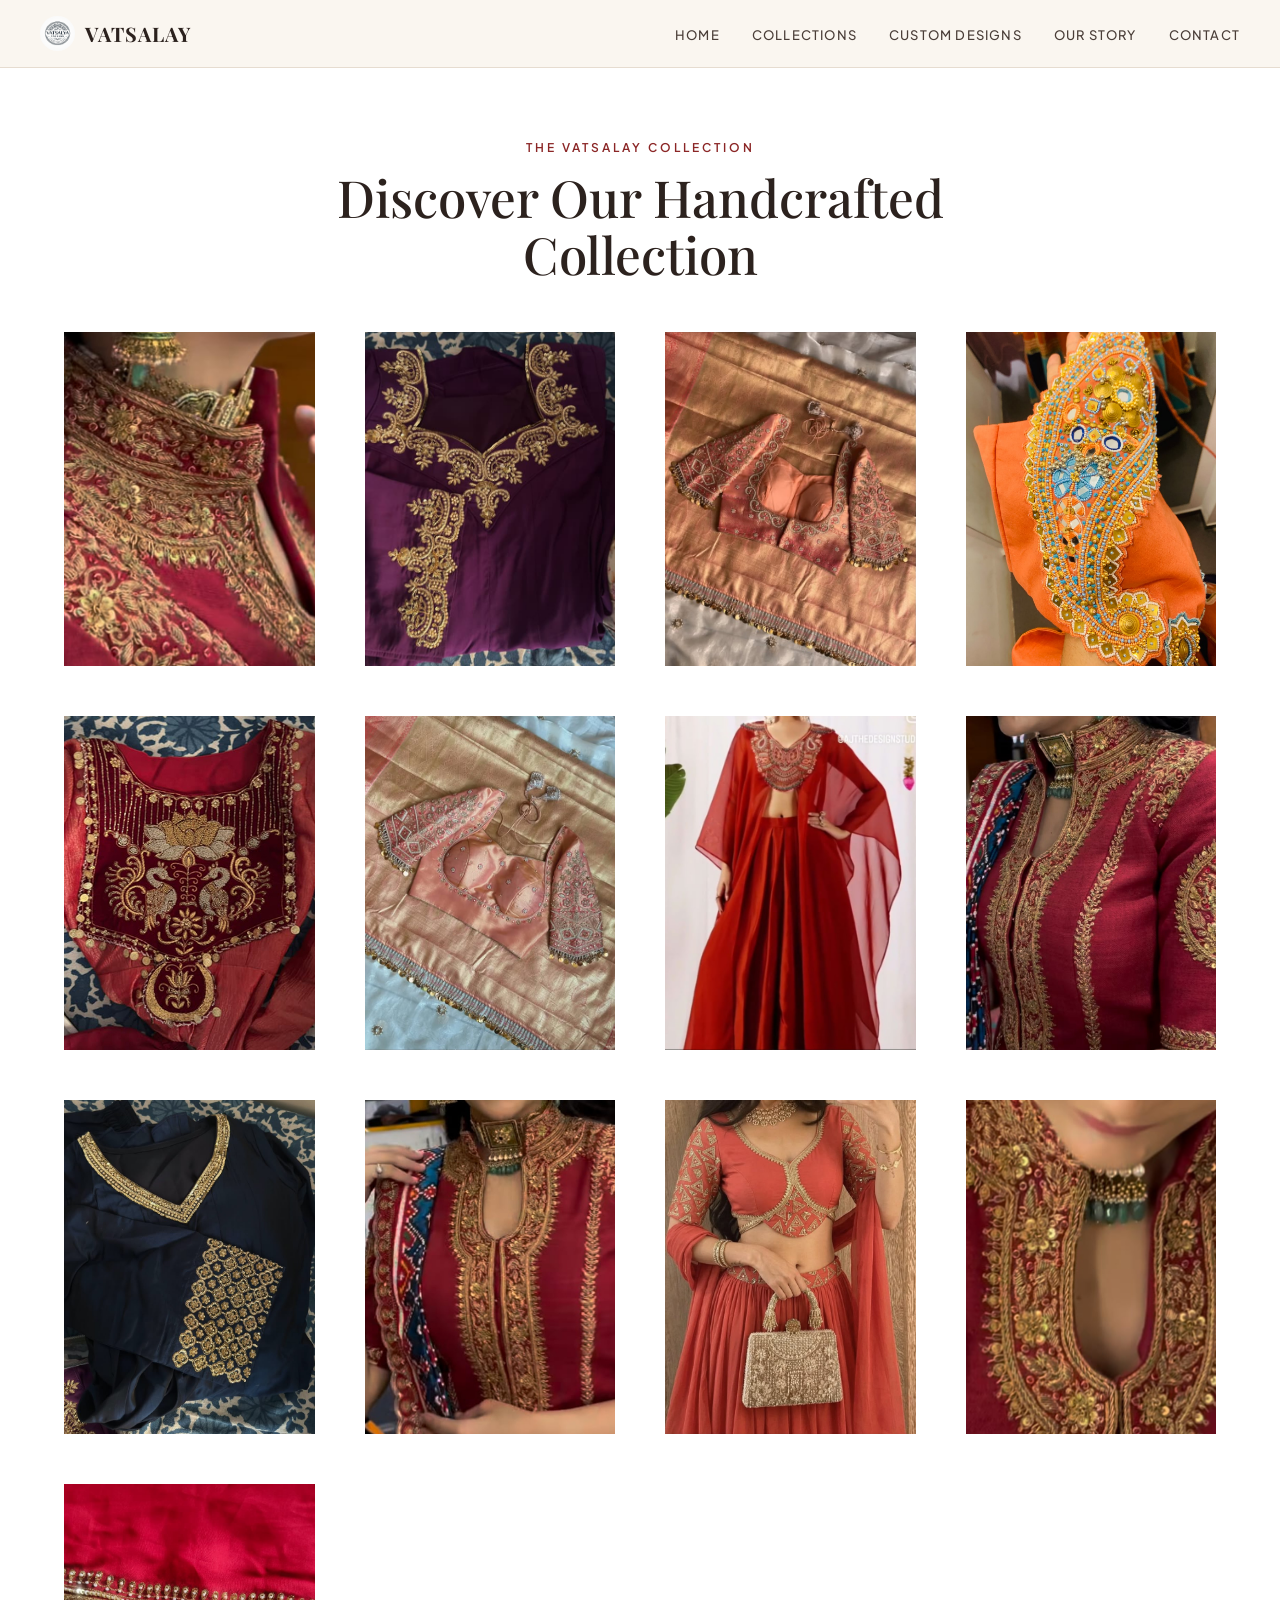
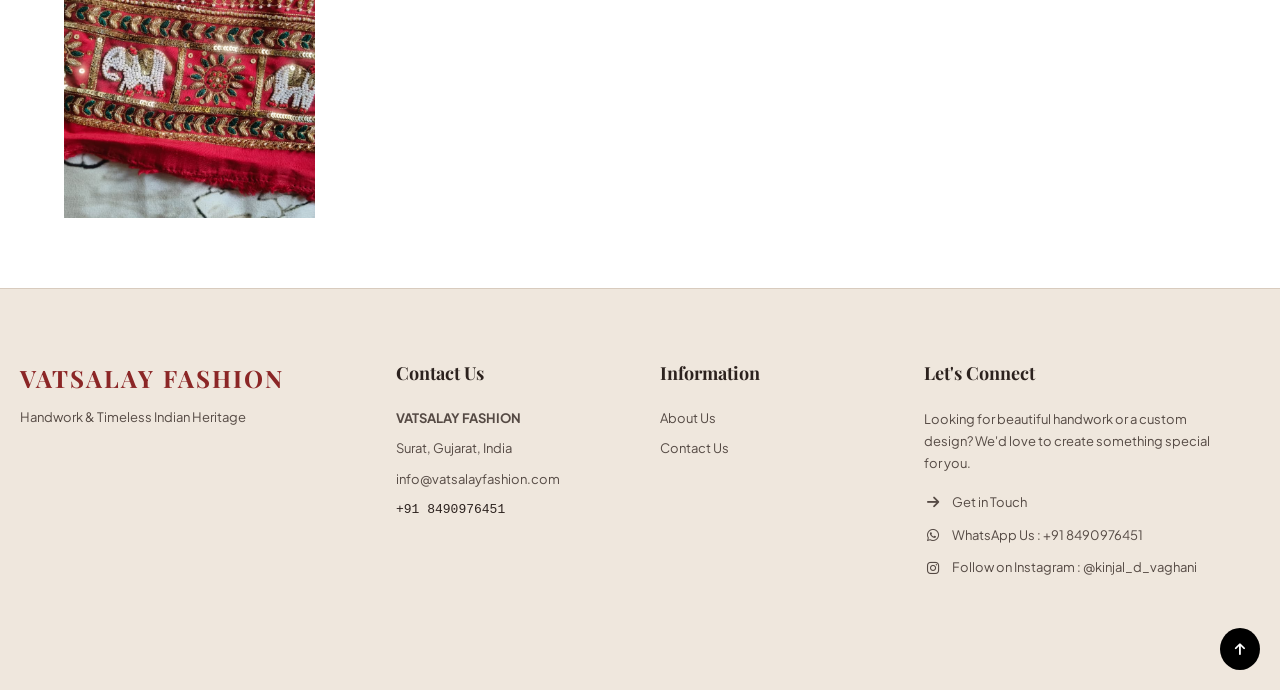
<file: pages/collections.html>
<!DOCTYPE html>
<html lang="en">

<head>
    <meta charset="UTF-8">
    <meta name="viewport" content="width=device-width, initial-scale=1.0">
    <title>Vatsalay Fashion - Handwork & Heritage of India</title>
    <!-- CSS Links -->
    <link rel="stylesheet" href="../css/style.css">
    <link rel="stylesheet" href="../css/responsive.css">
    <!-- Google Fonts & FontAwesome Icons -->
    <link
        href="https://fonts.googleapis.com/css2?family=Playfair+Display:ital,wght@0,400..700;1,400..700&family=Plus+Jakarta+Sans:wght@300;400;500;600&display=swap"
        rel="stylesheet">
    <link rel="stylesheet" href="https://cdnjs.cloudflare.com/ajax/libs/font-awesome/6.4.0/css/all.min.css">
</head>

<body>

    <!-- Sticky Header -->
    <div id="site-header"></div>

    <!-- 5px Space -->
    <!-- <div class="header-space"></div> -->


    <!-- Collections Gallery -->
    <section class="all-collections">
        <div class="collections-container">

            <div class="collections-heading">
                <span>THE VATSALAY COLLECTION</span>
                <h1>Discover Our Handcrafted Collection</h1>
            </div>

            <!-- Images will be inserted here by JavaScript -->
            <div id="collectionsGallery" class="collections-gallery"></div>

        </div>
    </section>



    <!-- Footer -->
    <div id="site-footer"></div>


    <!-- JavaScript Files -->
    <script src="../js/header.js"></script>
    <script src="../js/main.js"></script>
    <script src="../js/slider.js"></script>
    <script src="../js/products.js"></script>
    <script src="../js/handwork-slider.js"></script>
    <script src="../js/footer.js"></script>
    <script src="../js/collections.js"></script>
</body>

</html>
</file>
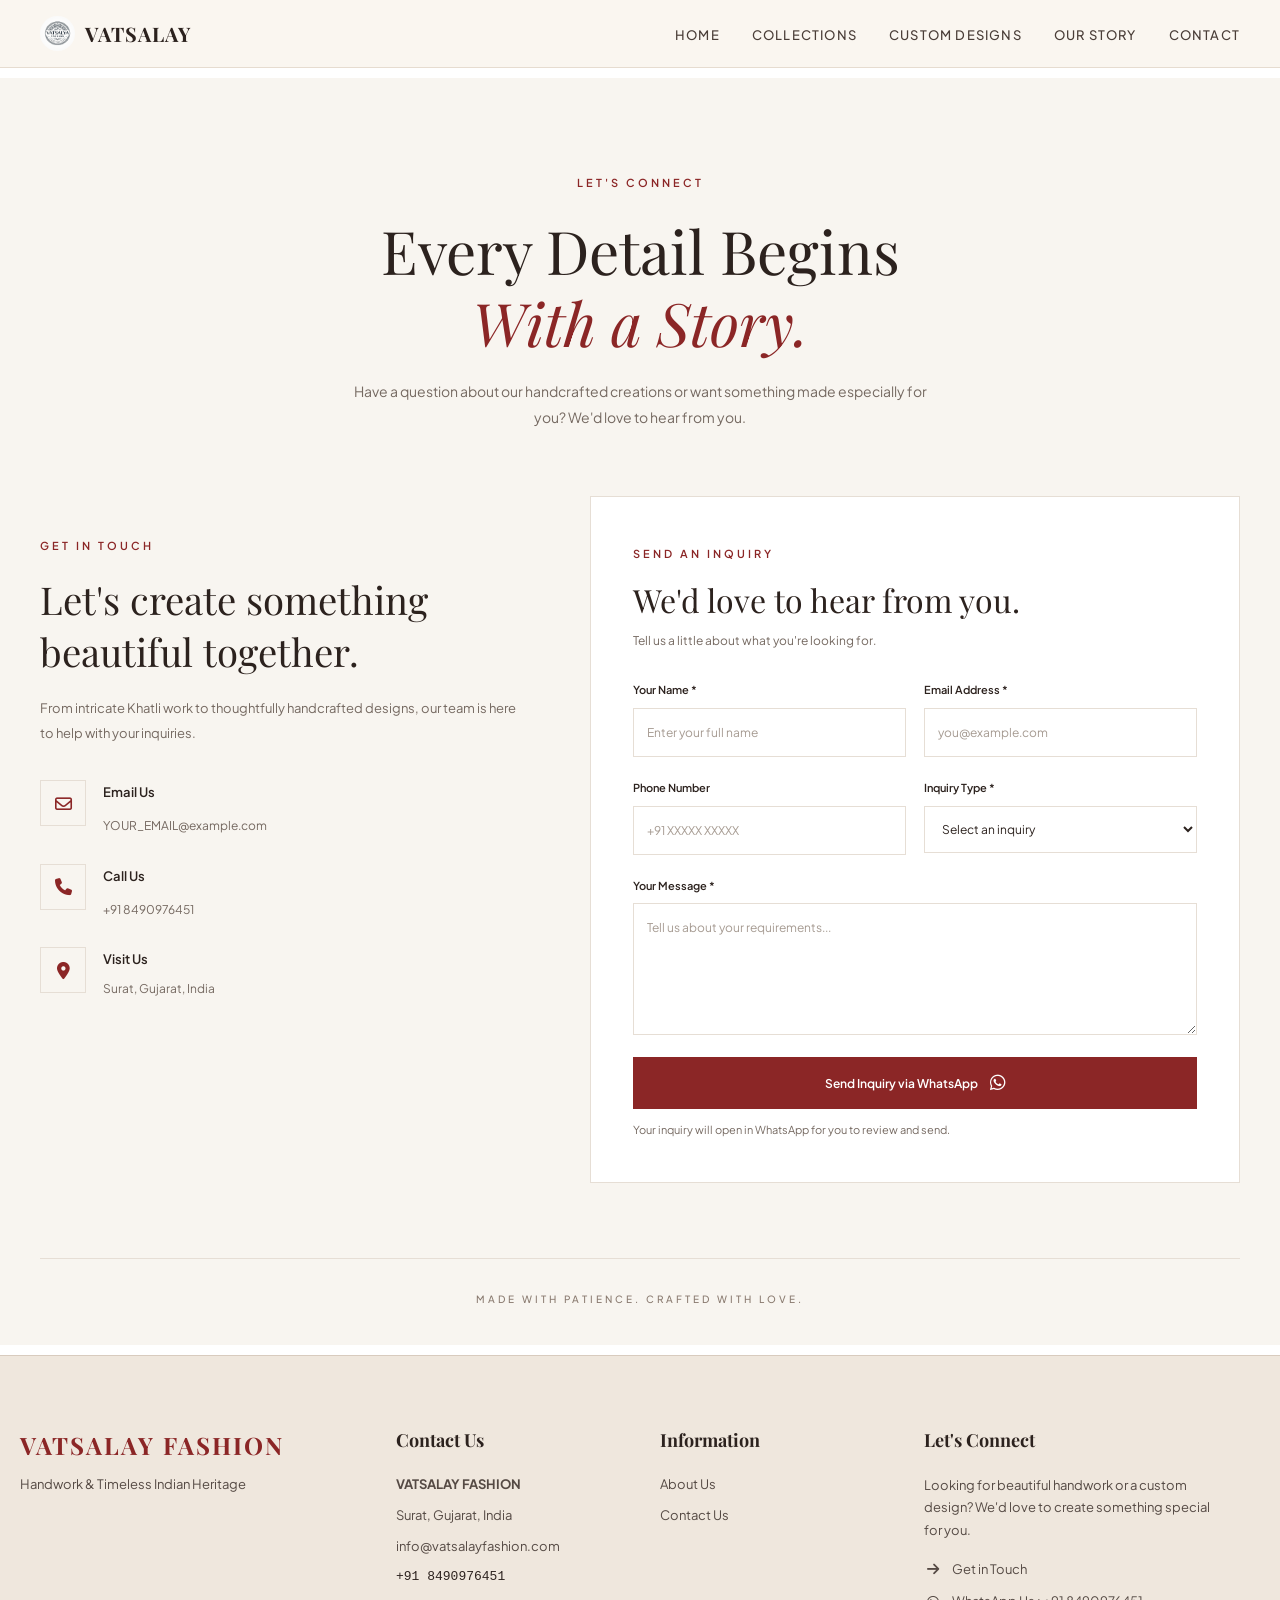
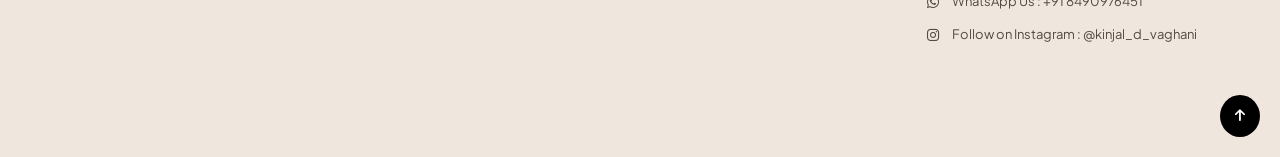
<file: pages/Contact.html>
<!DOCTYPE html>
<html lang="en">

<head>
    <meta charset="UTF-8">
    <meta name="viewport" content="width=device-width, initial-scale=1.0">
    <title>Vatsalay Fashion - Handwork & Heritage of India</title>
    <!-- CSS Links -->
    <link rel="stylesheet" href="../css/style.css">
    <link rel="stylesheet" href="../css/responsive.css">
    <!-- Google Fonts & FontAwesome Icons -->
    <link
        href="https://fonts.googleapis.com/css2?family=Playfair+Display:ital,wght@0,400..700;1,400..700&family=Plus+Jakarta+Sans:wght@300;400;500;600&display=swap"
        rel="stylesheet">
    <link rel="stylesheet" href="https://cdnjs.cloudflare.com/ajax/libs/font-awesome/6.4.0/css/all.min.css">
</head>

<body>

    <!-- Sticky Header -->
    <div id="site-header"></div>

    <!-- 5px Space -->
    <div class="header-space"></div>


<!-- Custom Contact Section -->
<section class="vf-contact" id="contact">
    <div class="vf-contact-container">

        <!-- Section Heading -->
        <div class="vf-contact-heading">
            <span class="vf-contact-eyebrow">LET'S CONNECT</span>
            <h1>Every Detail Begins <em>With a Story.</em></h1>
            <p>
                Have a question about our handcrafted creations or want
                something made especially for you? We'd love to hear from you.
            </p>
        </div>

        <div class="vf-contact-grid">

            <!-- Left: Contact Information -->
            <div class="vf-contact-info">
                <span class="vf-contact-label">GET IN TOUCH</span>
                <h2>Let's create something beautiful together.</h2>
                <p class="vf-contact-description">
                    From intricate Khatli work to thoughtfully handcrafted
                    designs, our team is here to help with your inquiries.
                </p>

                <div class="vf-contact-detail">
                    <span class="vf-contact-icon">
                        <i class="fa-regular fa-envelope"></i>
                    </span>
                    <div>
                        <h3>Email Us</h3>
                        <a href="mailto:YOUR_EMAIL@example.com">
                            YOUR_EMAIL@example.com
                        </a>
                    </div>
                </div>

                <div class="vf-contact-detail">
                    <span class="vf-contact-icon">
                        <i class="fa-solid fa-phone"></i>
                    </span>
                    <div>
                        <h3>Call Us</h3>
                        <a href="tel:+918490976451">
                            +91 8490976451
                        </a>
                    </div>
                </div>

                <div class="vf-contact-detail">
                    <span class="vf-contact-icon">
                        <i class="fa-solid fa-location-dot"></i>
                    </span>
                    <div>
                        <h3>Visit Us</h3>
                        <p>Surat, Gujarat, India</p>
                    </div>
                </div>

            </div>

            <!-- Right: Contact Form -->
            <div class="vf-contact-form-wrap">
                <div class="vf-form-heading">
                    <span class="vf-contact-label">SEND AN INQUIRY</span>
                    <h2>We'd love to hear from you.</h2>
                    <p>Tell us a little about what you're looking for.</p>
                </div>

                <form id="vfContactForm" class="vf-contact-form">

                    <div class="vf-form-row">
                        <div class="vf-form-group">
                            <label for="vfName">Your Name *</label>
                            <input type="text" id="vfName" name="name"
                                   placeholder="Enter your full name"
                                   autocomplete="name" required>
                        </div>

                        <div class="vf-form-group">
                            <label for="vfEmail">Email Address *</label>
                            <input type="email" id="vfEmail" name="email"
                                   placeholder="you@example.com"
                                   autocomplete="email" required>
                        </div>
                    </div>

                    <div class="vf-form-row">
                        <div class="vf-form-group">
                            <label for="vfPhone">Phone Number</label>
                            <input type="tel" id="vfPhone" name="phone"
                                   placeholder="+91 XXXXX XXXXX"
                                   autocomplete="tel">
                        </div>

                        <div class="vf-form-group">
                            <label for="vfSubject">Inquiry Type *</label>
                            <select id="vfSubject" name="subject" required>
                                <option value="" disabled selected>
                                    Select an inquiry
                                </option>
                                <option value="Handcrafted Products">
                                    Handcrafted Products
                                </option>
                                <option value="Custom Design">
                                    Custom Design
                                </option>
                                <option value="Khatli Work">
                                    Khatli Work
                                </option>
                                <option value="Bulk or Business Inquiry">
                                    Bulk or Business Inquiry
                                </option>
                                <option value="Other">
                                    Other
                                </option>
                            </select>
                        </div>
                    </div>

                    <div class="vf-form-group">
                        <label for="vfMessage">Your Message *</label>
                        <textarea id="vfMessage" name="message"
                                  rows="5"
                                  placeholder="Tell us about your requirements..."
                                  required></textarea>
                    </div>

                    <button type="submit" class="vf-contact-submit">
                        <span>Send Inquiry via WhatsApp</span>
                        <i class="fa-brands fa-whatsapp"></i>
                    </button>

                    <p class="vf-form-note">
                        Your inquiry will open in WhatsApp for you to review
                        and send.
                    </p>

                    <p id="vfFormStatus" class="vf-form-status"
                       role="status" aria-live="polite"></p>

                </form>
            </div>

        </div>

        <!-- Closing Brand Statement -->
        <div class="vf-contact-bottom">
            <span>MADE WITH PATIENCE. CRAFTED WITH LOVE.</span>
        </div>

    </div>
</section>
<!-- End Custom Contact Section -->


<div class="header-space"></div>

    <!-- Footer -->
    <div id="site-footer"></div>


    <!-- JavaScript Files -->
    <script src="../js/header.js"></script>
    <script src="../js/main.js"></script>
    <script src="../js/slider.js"></script>
    <script src="../js/products.js"></script>
    <script src="../js/handwork-slider.js"></script>
    <script src="../js/footer.js"></script>
    <script src="../js/collections.js"></script>
    <script src="../js/contact.js"></script>
</body>

</html>
</file>
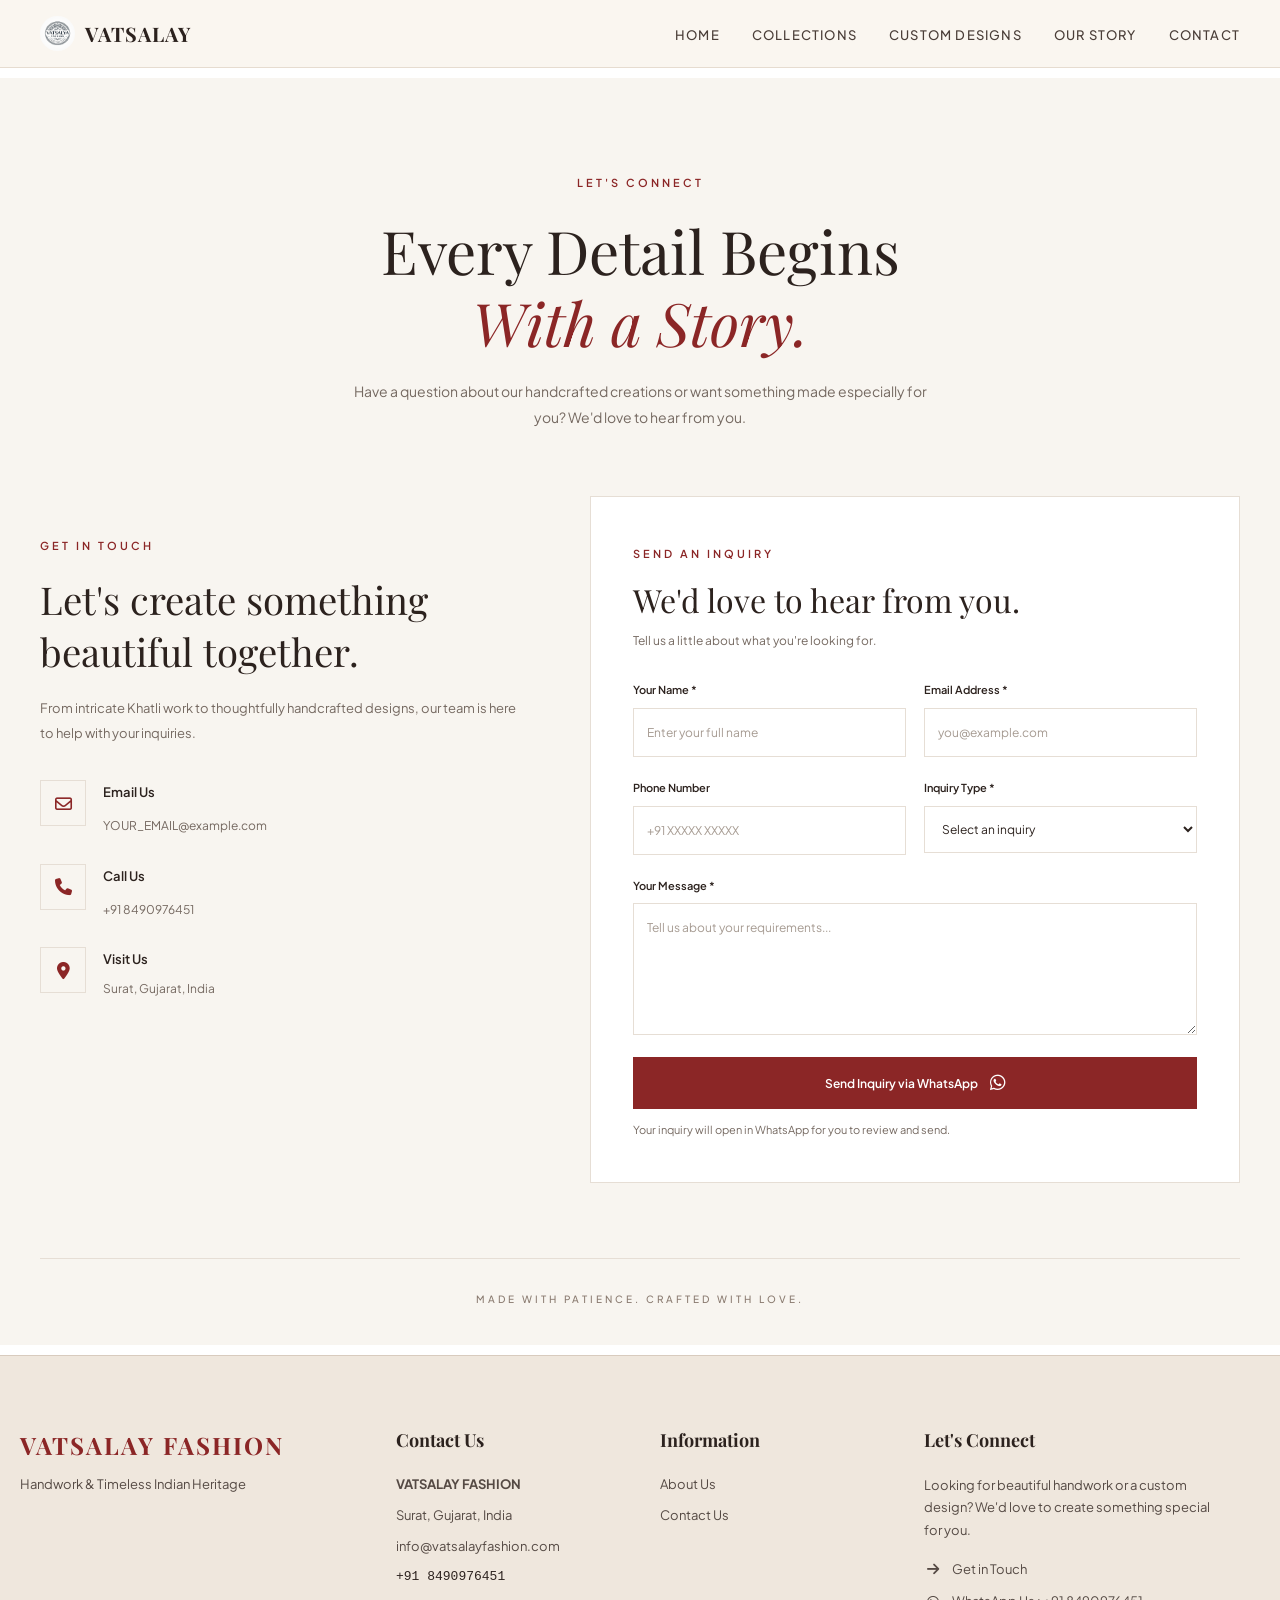
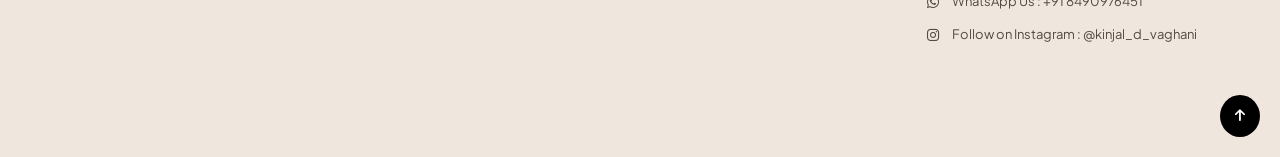
<file: pages/contact.html>
<!DOCTYPE html>
<html lang="en">

<head>
    <meta charset="UTF-8">
    <meta name="viewport" content="width=device-width, initial-scale=1.0">
    <title>Vatsalay Fashion - Handwork & Heritage of India</title>
    <!-- CSS Links -->
    <link rel="stylesheet" href="../css/style.css">
    <link rel="stylesheet" href="../css/responsive.css">
    <!-- Google Fonts & FontAwesome Icons -->
    <link
        href="https://fonts.googleapis.com/css2?family=Playfair+Display:ital,wght@0,400..700;1,400..700&family=Plus+Jakarta+Sans:wght@300;400;500;600&display=swap"
        rel="stylesheet">
    <link rel="stylesheet" href="https://cdnjs.cloudflare.com/ajax/libs/font-awesome/6.4.0/css/all.min.css">
</head>

<body>

    <!-- Sticky Header -->
    <div id="site-header"></div>

    <!-- 5px Space -->
    <div class="header-space"></div>


<!-- Custom Contact Section -->
<section class="vf-contact" id="contact">
    <div class="vf-contact-container">

        <!-- Section Heading -->
        <div class="vf-contact-heading">
            <span class="vf-contact-eyebrow">LET'S CONNECT</span>
            <h1>Every Detail Begins <em>With a Story.</em></h1>
            <p>
                Have a question about our handcrafted creations or want
                something made especially for you? We'd love to hear from you.
            </p>
        </div>

        <div class="vf-contact-grid">

            <!-- Left: Contact Information -->
            <div class="vf-contact-info">
                <span class="vf-contact-label">GET IN TOUCH</span>
                <h2>Let's create something beautiful together.</h2>
                <p class="vf-contact-description">
                    From intricate Khatli work to thoughtfully handcrafted
                    designs, our team is here to help with your inquiries.
                </p>

                <div class="vf-contact-detail">
                    <span class="vf-contact-icon">
                        <i class="fa-regular fa-envelope"></i>
                    </span>
                    <div>
                        <h3>Email Us</h3>
                        <a href="mailto:YOUR_EMAIL@example.com">
                            YOUR_EMAIL@example.com
                        </a>
                    </div>
                </div>

                <div class="vf-contact-detail">
                    <span class="vf-contact-icon">
                        <i class="fa-solid fa-phone"></i>
                    </span>
                    <div>
                        <h3>Call Us</h3>
                        <a href="tel:+918490976451">
                            +91 8490976451
                        </a>
                    </div>
                </div>

                <div class="vf-contact-detail">
                    <span class="vf-contact-icon">
                        <i class="fa-solid fa-location-dot"></i>
                    </span>
                    <div>
                        <h3>Visit Us</h3>
                        <p>Surat, Gujarat, India</p>
                    </div>
                </div>

            </div>

            <!-- Right: Contact Form -->
            <div class="vf-contact-form-wrap">
                <div class="vf-form-heading">
                    <span class="vf-contact-label">SEND AN INQUIRY</span>
                    <h2>We'd love to hear from you.</h2>
                    <p>Tell us a little about what you're looking for.</p>
                </div>

                <form id="vfContactForm" class="vf-contact-form">

                    <div class="vf-form-row">
                        <div class="vf-form-group">
                            <label for="vfName">Your Name *</label>
                            <input type="text" id="vfName" name="name"
                                   placeholder="Enter your full name"
                                   autocomplete="name" required>
                        </div>

                        <div class="vf-form-group">
                            <label for="vfEmail">Email Address *</label>
                            <input type="email" id="vfEmail" name="email"
                                   placeholder="you@example.com"
                                   autocomplete="email" required>
                        </div>
                    </div>

                    <div class="vf-form-row">
                        <div class="vf-form-group">
                            <label for="vfPhone">Phone Number</label>
                            <input type="tel" id="vfPhone" name="phone"
                                   placeholder="+91 XXXXX XXXXX"
                                   autocomplete="tel">
                        </div>

                        <div class="vf-form-group">
                            <label for="vfSubject">Inquiry Type *</label>
                            <select id="vfSubject" name="subject" required>
                                <option value="" disabled selected>
                                    Select an inquiry
                                </option>
                                <option value="Handcrafted Products">
                                    Handcrafted Products
                                </option>
                                <option value="Custom Design">
                                    Custom Design
                                </option>
                                <option value="Khatli Work">
                                    Khatli Work
                                </option>
                                <option value="Bulk or Business Inquiry">
                                    Bulk or Business Inquiry
                                </option>
                                <option value="Other">
                                    Other
                                </option>
                            </select>
                        </div>
                    </div>

                    <div class="vf-form-group">
                        <label for="vfMessage">Your Message *</label>
                        <textarea id="vfMessage" name="message"
                                  rows="5"
                                  placeholder="Tell us about your requirements..."
                                  required></textarea>
                    </div>

                    <button type="submit" class="vf-contact-submit">
                        <span>Send Inquiry via WhatsApp</span>
                        <i class="fa-brands fa-whatsapp"></i>
                    </button>

                    <p class="vf-form-note">
                        Your inquiry will open in WhatsApp for you to review
                        and send.
                    </p>

                    <p id="vfFormStatus" class="vf-form-status"
                       role="status" aria-live="polite"></p>

                </form>
            </div>

        </div>

        <!-- Closing Brand Statement -->
        <div class="vf-contact-bottom">
            <span>MADE WITH PATIENCE. CRAFTED WITH LOVE.</span>
        </div>

    </div>
</section>
<!-- End Custom Contact Section -->


<div class="header-space"></div>

    <!-- Footer -->
    <div id="site-footer"></div>


    <!-- JavaScript Files -->
    <script src="../js/header.js"></script>
    <script src="../js/main.js"></script>
    <script src="../js/slider.js"></script>
    <script src="../js/products.js"></script>
    <script src="../js/handwork-slider.js"></script>
    <script src="../js/footer.js"></script>
    <script src="../js/collections.js"></script>
    <script src="../js/contact.js"></script>
</body>

</html>
</file>
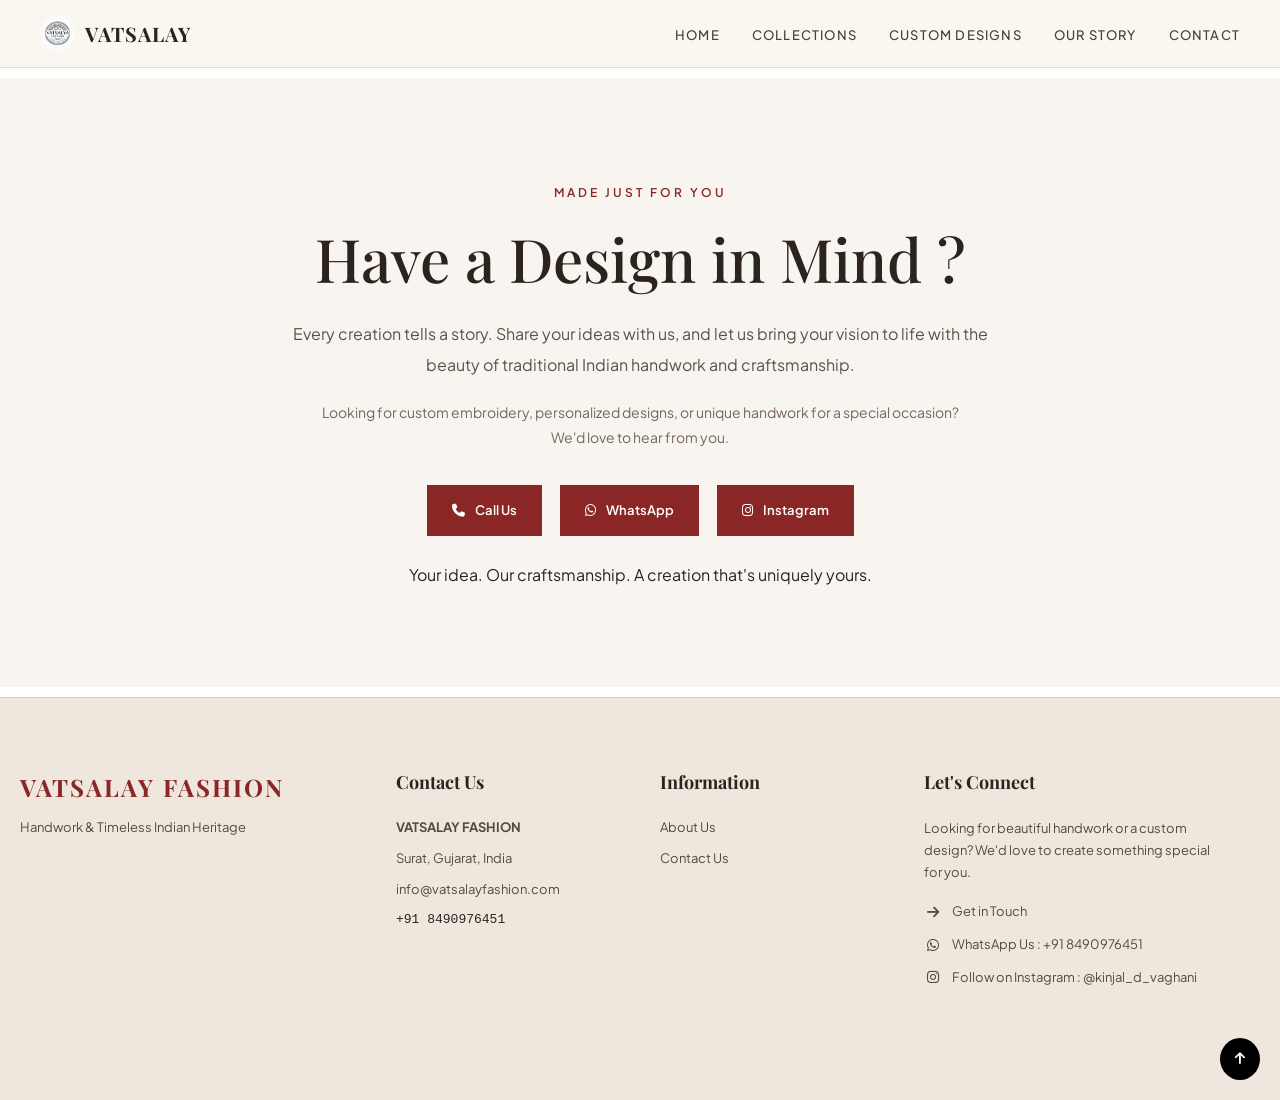
<file: pages/customdesign.html>
<!DOCTYPE html>
<html lang="en">

<head>
    <meta charset="UTF-8">
    <meta name="viewport" content="width=device-width, initial-scale=1.0">
    <title>Vatsalay Fashion - Handwork & Heritage of India</title>
    <!-- CSS Links -->
    <link rel="stylesheet" href="../css/style.css">
    <link rel="stylesheet" href="../css/responsive.css">
    <!-- Google Fonts & FontAwesome Icons -->
    <link
        href="https://fonts.googleapis.com/css2?family=Playfair+Display:ital,wght@0,400..700;1,400..700&family=Plus+Jakarta+Sans:wght@300;400;500;600&display=swap"
        rel="stylesheet">
    <link rel="stylesheet" href="https://cdnjs.cloudflare.com/ajax/libs/font-awesome/6.4.0/css/all.min.css">
</head>

<body>

    <!-- Sticky Header -->
    <div id="site-header"></div>

    <!-- 5px Space -->
    <div class="header-space"></div>

        <!-- Custom Handwork Section -->
    <section class="custom-handwork">
        <div class="custom-handwork-container">

            <span class="custom-eyebrow">MADE JUST FOR YOU</span>

            <h1>Have a Design in Mind ? </h1>

            <p class="custom-description">
                Every creation tells a story. Share your ideas with us,
                and let us bring your vision to life with the beauty of
                traditional Indian handwork and craftsmanship.
            </p>

            <p class="custom-note">
                Looking for custom embroidery, personalized designs,
                or unique handwork for a special occasion?
                We'd love to hear from you.
            </p>

                        <div class="custom-contact-options">

                <!-- Mobile Number -->
                <div class="custom-contact-item">
                    <div class="custom-contact-btn">
                        <i class="fa-solid fa-phone"></i>
                        <span>Call Us</span>
                    </div>
                    <div class="contact-tooltip">
                        +91 8490976451
                    </div>
                </div>

                <!-- WhatsApp Number -->
                <div class="custom-contact-item">
                    <div class="custom-contact-btn whatsapp-btn">
                        <i class="fa-brands fa-whatsapp"></i>
                        <span>WhatsApp</span>
                    </div>
                    <div class="contact-tooltip">
                        +91 8490976451
                    </div>
                </div>

                <!-- Instagram ID -->
                <div class="custom-contact-item">
                    <div class="custom-contact-btn instagram-btn">
                        <i class="fa-brands fa-instagram"></i>
                        <span>Instagram</span>
                    </div>
                    <div class="contact-tooltip">
                        @kinjal_d_vaghani
                    </div>
                </div>

            </div>
            <br>

            <p class="custom-footer-text">
                Your idea. Our craftsmanship. A creation that's uniquely yours.
            </p>

        </div>
    </section>

    <div class="header-space"></div>

    <!-- Footer -->
    <div id="site-footer"></div>


    <!-- JavaScript Files -->
    <script src="../js/header.js"></script>
    <script src="../js/main.js"></script>
    <script src="../js/slider.js"></script>
    <script src="../js/products.js"></script>
    <script src="../js/handwork-slider.js"></script>
    <script src="../js/footer.js"></script>
    <script src="../js/collections.js"></script>
</body>

</html>
</file>
<file: css/style.css>
/* Global Reset & Variables */
:root {
    --primary-bg: #ffff;
    --text-color: #2C221E;
    --accent-red: #8B2626;
    --border-color: #E6DCD0;
    --font-heading: 'Playfair Display', serif;
    --font-body: 'Plus Jakarta Sans', sans-serif;
}

* {
    margin: 0;
    padding: 0;
    box-sizing: border-box;
}

body {
    font-family: var(--font-body);
    color: var(--text-color);
    background-color: #ffffff;
    line-height: 1.6;
    overflow-x: hidden;
}

.header-space {
    height: 10px;
}

a {
    text-decoration: none;
    color: inherit;
}

ul {
    list-style: none;
}

.container {
    max-width: 1320px;
    margin: 0 auto;
    padding: 0 20px;
}

.section-padding {
    padding: 60px 0;
}

.bg-cream {
    background-color: var(--primary-bg);
}

/* =========================================
   ANNOUNCEMENT BAR
   ========================================= */
.announcement-bar {
    width: 100%;
    background: #2C221E;
    color: #ffffff;
    text-align: center;
    padding: 11px 20px;
    font-family: var(--font-body);
    font-size: 13px;
    font-weight: 500;
    letter-spacing: 0.4px;
    border-bottom: 1px solid rgba(255, 255, 255, 0.08);
}

.announcement-bar p {
    margin: 0;
    display: flex;
    align-items: center;
    justify-content: center;
    gap: 10px;
    line-height: 1.4;
}

.announcement-bar span {
    color: #C5A059;
    font-size: 11px;
}


/* Subtle hover interaction */
.announcement-bar p {
    transition: letter-spacing 0.3s ease;
}

.announcement-bar:hover p {
    letter-spacing: 0.7px;
}


/* Mobile */
@media (max-width: 600px) {

    .announcement-bar {
        padding: 9px 12px;
        font-size: 11px;
    }

    .announcement-bar p {
        gap: 6px;
        flex-wrap: wrap;
    }

    .announcement-bar span {
        font-size: 9px;
    }
}

/* =========================================
   STICKY HEADER
   ========================================= */
#site-header {
    position: sticky;
    top: 0;
    width: 100%;
    z-index: 9999;
}

/* Actual header */
.site-header {
    position: relative;
    width: 100%;
    background: rgba(250, 246, 240, 0.98);
    backdrop-filter: blur(8px);
    -webkit-backdrop-filter: blur(8px);
    -webkit-backdrop-filter: blur(8px);
    border-bottom: 1px solid var(--border-color);
    z-index: 9999;
}

.header-container {
    display: flex;
    align-items: center;
    justify-content: space-between;
    padding: 16px 40px; /* Slightly wider padding for breathing room */
    max-width: 1440px;
    margin: 0 auto;
}

.logo-area img {
    height: 35px;
}

/* Brand Logo Styling */
.fallback-logo {
    font-family: var(--font-heading);
    font-size: 1.4rem;
    font-weight: 600;
    letter-spacing: 2.5px;
    color: var(--text-color);
}

/* Elegant Navigation */
.main-nav ul {
    display: flex;
    gap: 32px;
    align-items: center;
}

.main-nav a {
    font-size: 13px;
    font-weight: 500;
    text-transform: uppercase;
    letter-spacing: 1.2px;
    color: #4A3E38;
    position: relative;
    padding-bottom: 4px;
    transition: color 0.3s ease;
}

/* Sophisticated underline slide-in effect on hover */
.main-nav a::after {
    content: '';
    position: absolute;
    bottom: 0;
    left: 0;
    width: 0;
    height: 1px;
    background-color: var(--accent-red);
    transition: width 0.3s ease;
}

.main-nav a:hover {
    color: var(--accent-red);
}

.main-nav a:hover::after {
    width: 100%;
}

.main-nav i {
    font-size: 10px;
    margin-left: 4px;
}



.currency-selector {
    font-size: 13px;
    font-weight: 500;
    cursor: pointer;
    color: #4A3E38;
}

.icon-btn {
    width: 40px;
    height: 40px;
    background: transparent; 
    border: 1px solid #D8CBBE; 
    border-radius: 50%; 
    color: #2C221E; 
    font-size: 14px; 
    transition: all 0.3s ease;
}

.icon-btn:hover {
    background: var(--accent-red); 
    color: #ffffff; 
    border-color: var(--accent-red); 
    transform: translateY(-2px);
}

/* Icon itself */ 
.icon-btn i { 
    margin-left: 11px;
    margin-top: 10px;
    font-size: 18px; 
    transition: transform 0.3s ease; 
}

/* Slight icon animation */ 
.icon-btn:hover i { 
    transform: scale(1.08); 
}

/* Hide mobile toggle by default on desktop */
.mobile-menu-toggle {
    display: none;
    background: transparent;
    border: none;
    font-size: 20px;
    color: var(--text-color);
    cursor: pointer;
}

/* Mobile Responsive Styles */
/* =========================================
   MOBILE NAVIGATION
   ========================================= */
@media (max-width: 900px) {

    .header-container {
        position: relative;
        padding: 12px 20px;
        min-height: 64px;
    }

    /* Hamburger */
    .mobile-menu-toggle {
        display: flex;
        align-items: center;
        justify-content: center;
        width: 42px;
        height: 42px;
        background: transparent;
        border: none;
        color: var(--text-color);
        font-size: 20px;
        cursor: pointer;
        flex-shrink: 0;
    }

    /* Mobile dropdown */
    .main-nav {
        position: absolute;
        top: 100%;
        left: 0;
        width: 100%;

        /* Ensure opaque background so content underneath does not bleed through */
        background-color: #FAF6F0; 
        border-top: 1px solid var(--border-color);
        border-bottom: 1px solid var(--border-color);
        max-height: 0;
        overflow: hidden;
        opacity: 0;
        visibility: hidden;

        /* CRITICAL: Keep dropdown layer above hero slider & videos */
        z-index: 10000;
        box-shadow: 0 10px 25px rgba(0, 0, 0, 0.12);
        transition:
            max-height 0.35s ease,
            opacity 0.25s ease,
            visibility 0.25s ease;
    }

    /* OPEN MENU */
    .main-nav.active {
        max-height: 600px;
        opacity: 1;
        visibility: visible;
    }

    /* Navigation list */
    .main-nav ul {
        display: flex;
        flex-direction: column;
        align-items: stretch;
        width: 100%;
        padding: 18px 25px 22px;
        gap: 0;
    }

    /* Each menu item */
    .main-nav ul li {
        width: 100%;
        border-bottom: 1px solid rgba(230, 220, 208, 0.7);
    }

    .main-nav ul li:last-child {
        border-bottom: none;
    }

    /* Links */
    .main-nav a {
        display: block;
        width: 100%;
        padding: 14px 5px;
        font-size: 13px;
        font-weight: 600;
        letter-spacing: 1.2px;
        color: var(--text-color);
    }

    /* Remove desktop underline behavior on mobile */
    .main-nav a::after {
        display: none;
    }

    .main-nav a:hover {
        color: var(--accent-red);
        padding-left: 10px;
    }

    /* Logo */
    .logo-area img {
        height: 35px;
    }

    .brand-logo-img {
        width: 35px;
        height: 40px;
    }

    /* Search */
    .header-actions {
        gap: 10px;
    }

    .icon-btn {
        width: 38px;
        height: 38px;
    }

    .icon-btn i {
        margin-left: 10px;
        margin-top: 9px;
    }
}

.cart-count {
    position: absolute;
    top: -8px;
    right: -10px;
    background: #2C221E;
    color: #fff;
    font-size: 10px;
    padding: 2px 5px;
    border-radius: 50%;
}

/* =========================================
   EDITORIAL FASHION HERO BANNER
========================================= */
.editorial-hero-banner {
    position: relative;
    width: 100%;
    min-height: 400px;
    height: min(760px, 85vh);
    overflow: hidden;
    display: flex;
    align-items: center;
    background-color: #75421f;
    isolation: isolate;
}

/* Background Image */
.editorial-hero-bg {
    position: absolute;
    inset: 0;
    z-index: -2;
    background-image: url("../assets/images/hero-fashion.png");
    background-size: cover;
    background-position: center 40%;
    background-repeat: no-repeat;
    transform: scale(1.01);
}

/* Warm Dark Overlay */
.editorial-hero-overlay {
    position: absolute;
    inset: 0;
    z-index: -1;
    background: linear-gradient(
        90deg,
        rgba(38, 22, 10, 0.76) 0%,
        rgba(54, 30, 13, 0.58) 35%,
        rgba(54, 30, 13, 0.18) 72%,
        rgba(54, 30, 13, 0.08) 100%
    );
}

/* Content */
.editorial-hero-content {
    width: 100%;
    max-width: 1750px;
    margin: 0 auto;
    padding: 75px 6% 65px;
    color: #fffaf4;
    display: flex;
    flex-direction: column;
    align-items: flex-end;
    text-align: right;
}

.editorial-hero-eyebrow {
    display: block;
    margin-bottom: 27px;
    font-family: 'Plus Jakarta Sans', sans-serif;
    font-size: 12px;
    font-weight: 500;
    letter-spacing: 3px;
    line-height: 1.7;
    text-transform: uppercase;
    color: rgba(255, 250, 244, 0.86);
}

/* Main Heading */
.editorial-hero-content h1 {
    max-width: 680px;
    margin: 0 0 25px;
    font-family: 'Playfair Display', serif;
    font-size: clamp(58px, 5.3vw, 88px);
    font-weight: 400;
    line-height: 1.08;
    letter-spacing: -2px;
    color: #fffaf4;
}

.editorial-hero-content h1 em {
    font-weight: 400;
    font-style: italic;
}

/* Description */
.editorial-hero-content > p {
    max-width: 390px;
    margin: 0 0 40px;
    font-family: 'Plus Jakarta Sans', sans-serif;
    font-size: 15px;
    font-weight: 400;
    line-height: 1.9;
    color: rgba(255, 250, 244, 0.92);
}

/* Buttons */
.editorial-hero-buttons {
    display: flex;
    align-items: center;
    flex-wrap: wrap;
    gap: 15px;
}

.editorial-btn {
    min-height: 62px;
    padding: 0 32px;
    display: inline-flex;
    justify-content: center;
    align-items: center;
    font-family: 'Plus Jakarta Sans', sans-serif;
    font-size: 12px;
    font-weight: 500;
    letter-spacing: 1.8px;
    text-align: center;
    text-decoration: none;

    transition:
        background-color 0.3s ease,
        color 0.3s ease,
        border-color 0.3s ease;
}

/* Primary Button */
.editorial-btn-light {
    background-color: #fffaf4;
    color: #2c221e;
    border: 1px solid #fffaf4;
}

.editorial-btn-light:hover {
    background-color: #8b2626;
    border-color: #8b2626;
    color: #ffffff;
}

/* Secondary Button */
.editorial-btn-outline {
    background-color: transparent;
    border: 1px solid rgba(255, 250, 244, 0.65);
    color: #fffaf4;
}

.editorial-btn-outline:hover {
    background-color: #fffaf4;
    border-color: #fffaf4;
    color: #2c221e;
}

/* Section Headings */
.section-title {
    font-family: var(--font-heading);
    font-size: 32px;
    text-align: center;
    margin-bottom: 40px;
    font-weight: 600;
}

.section-title-left {
    font-family: var(--font-heading);
    font-size: 36px;
    margin-bottom: 20px;
}

/* 1. Collections Grid */
.collections-grid {
    display: grid;
    grid-template-columns: repeat(4, 1fr);
    gap: 24px;
}

.collection-card {
    text-align: center;
}

.collection-card .image-box {
    width: 100%;
    height: 420px;
    overflow: hidden;
    margin-bottom: 15px;
    background: #f0f0f0;
}

.collection-card img {
    width: 100%;
    height: 100%;
    object-fit: cover;
    transition: transform 0.5s ease;
}

.collection-card:hover img {
    transform: scale(1.03);
}

.collection-card h3 {
    font-family: var(--font-heading);
    font-size: 16px;
    letter-spacing: 1px;
    font-weight: 500;
}

/* 3. Heritage Banner */
.heritage-banner {
    padding: 80px 0;
    background-color: var(--primary-bg);
}

.heritage-flex {
    display: flex;
    align-items: center;
    gap: 60px;
}

.heritage-text {
    flex: 1;
}

.heritage-text h2 {
    font-family: var(--font-heading);
    font-size: 40px;
    margin-bottom: 20px;
    line-height: 1.2;
}

.heritage-text p {
    color: #554A44;
    margin-bottom: 20px;
    font-size: 15px;
}

.btn-primary {
    display: inline-block;
    background-color: var(--accent-red);
    color: #fff;
    padding: 12px 32px;
    font-weight: 500;
    letter-spacing: 1px;
    border-radius: 2px;
    margin-top: 10px;
}

.heritage-image {
    flex: 1;
    height: 450px;
}

.heritage-image img {
    width: 100%;
    height: 100%;
    object-fit: cover;
}

/* 7. Fantastic Finds */
.finds-slider-wrapper {
    position: relative;
    display: flex;
    align-items: center;
}

.finds-track {
    display: flex;
    gap: 24px;
    width: 100%;
    overflow: hidden;
}

.find-card {
    min-width: calc(25% - 18px);
    text-align: center;
    background: #fff;
    padding: 15px;
    border: 1px solid var(--border-color);
}

.find-card img {
    width: 100%;
    height: 280px;
    object-fit: cover;
    margin-bottom: 12px;
}

.find-card h4 {
    font-family: var(--font-heading);
    font-size: 16px;
}


/* mobile view */
/* =========================================
   FANTASTIC FINDS — MOBILE STACK
   ========================================= */

@media (max-width: 768px) {

    .finds-slider-wrapper {
        display: block;
    }

    .finds-track {
        display: flex;
        flex-direction: column;
        gap: 22px;
        width: 100%;
        overflow: visible;
    }

    .find-card {
        width: 100%;
        min-width: 100%;
        padding: 12px;
        background: #fff;
    }

    .find-card img {
        width: 100%;
        height: auto;
        aspect-ratio: 4 / 3;
        object-fit: cover;
        margin-bottom: 10px;
    }

    .find-card h4 {
        font-size: 17px;
        margin: 0;
    }

    /* Hide slider arrows on mobile */
    .finds-prev,
    .finds-next {
        display: none;
    }
}



/* Footer Section */
.site-footer {
    background-color: #EFE7DD;
    border-top: 1px solid #D8CBBE;
    padding: 70px 0 20px;
}

.footer-flex {
    display: grid;
    grid-template-columns: 1.5fr 1fr 1fr 1.5fr;
    gap: 40px;
    margin-bottom: 50px;
}

.footer-logo {
    font-family: var(--font-heading);
    font-size: 24px;
    letter-spacing: 2px;
    color: var(--accent-red);
    margin-bottom: 10px;
}

.brand-col p {
    font-size: 14px;
    color: #665C58;
    margin-bottom: 20px;
}

.social-icons {
    display: flex;
    gap: 15px;
}

.social-icons a {
    width: 36px;
    height: 36px;
    background: #2C221E;
    color: #fff;
    display: flex;
    align-items: center;
    justify-content: center;
    border-radius: 50%;
    transition: background 0.3s ease, transform 0.3s ease;
}

.social-icons a:hover {
    background: var(--accent-red);
    transform: translateY(-3px);
}

.footer-col h4 {
    font-family: var(--font-heading);
    font-size: 18px;
    margin-bottom: 20px;
}

.footer-col p, .footer-col li {
    font-size: 13px;
    color: #554A44;
    margin-bottom: 10px;
}

.footer-col ul li a:hover {
    color: var(--accent-red);
}

/* =========================================
   LET'S CONNECT
   ========================================= */
.connect-col p {
    max-width: 300px;
    line-height: 1.7;
    margin-bottom: 18px;
}

.footer-action {
    display: flex;
    align-items: center;
    gap: 10px;
    width: fit-content;
    font-size: 13px;
    color: #554A44;
    margin-bottom: 12px;
    transition: color 0.3s ease,
                transform 0.3s ease;
}

.footer-action i {
    width: 18px;
    text-align: center;
    font-size: 14px;
}

.footer-action:hover {
    color: var(--accent-red);
    transform: translateX(4px);
}

.footer-action:last-child {
    margin-bottom: 0;
}

#scrollTopBtn {
    background: #000;
    color: #fff;
    border: none;
    width: 40px;
    height: 42px;
    cursor: pointer;
    border-radius: 50%;
    display: flex;
    align-items: center;
    justify-content: center;
    transition: all 0.3s ease;
}

#scrollTopBtn:hover {
    background: var(--accent-red);
    transform: translateY(-3px);
}

/* Position the button on the right side */
.footer-bottom {
    display: flex;
    justify-content: flex-end;
    align-items: center;
    padding: 0 20px;
    margin-top: 10px;
}

/* Hero Video Slider Styles */
.hero-video-slider {
    width: 100%;
    position: relative;
    background: #ffff;
    padding : 20px;
}

.video-slider-container {
    position: relative;
    width: 100%;
    height: 650px;
    overflow: hidden;
}

.video-slide {
    position: absolute;
    top: 0;
    left: 0;
    width: 100%;
    height: 100%;
    opacity: 0;
    visibility: hidden;
    transition: opacity 0.8s ease-in-out;
}

.video-slide.active {
    opacity: 1;
    visibility: visible;
    z-index: 2;
}

.video-slide video {
    width: 100%;
    height: 100%;
    object-fit: cover;
}

.video-overlay-content {
    position: absolute;
    bottom: 80px;
    left: 80px;
    color: #fff;
    z-index: 3;
    max-width: 600px;
    text-shadow: 0 2px 10px rgba(0,0,0,0.6);
}

.video-overlay-content h1 {
    font-family: var(--font-heading);
    font-size: 48px;
    margin-bottom: 15px;
    font-weight: 600;
}

.video-overlay-content p {
    font-size: 18px;
    font-weight: 400;
}

.hero-slider-btn {
    position: absolute;
    top: 50%;
    transform: translateY(-50%);
    background: rgba(255, 255, 255, 0.7);
    border: none;
    width: 50px;
    height: 50px;
    border-radius: 50%;
    cursor: pointer;
    z-index: 10;
    font-size: 18px;
    color: #2C221E;
    display: flex;
    align-items: center;
    justify-content: center;
    transition: background 0.3s, color 0.3s;
}

.hero-slider-btn:hover {
    background: #fff;
    color: var(--accent-red);
}

.hero-prev {
    left: 30px;
}

.hero-next {
    right: 30px;
}

@media (max-width: 768px) {
    .video-slider-container {
        height: 400px;
    }
    .video-overlay-content {
        left: 30px;
        bottom: 40px;
    }
    .video-overlay-content h1 {
        font-size: 30px;
    }
    .video-overlay-content p {
        font-size: 14px;
    }
    .icon-btn { 
        width: 38px; 
        height: 38px; 
        font-size: 15px; 
    } 
    .icon-btn i { 
        font-size: 14px; 
    }
}

/* Align logo and brand name nicely in a row */
.logo-area a {
    display: flex;
    align-items: center;
    gap: 10px;
    text-decoration: none;
}

/* Control the size of your round badge logo */
.brand-logo-img {
    width: 35px;
    height: 45px;
    object-fit: cover;
    border-radius: 50%;
}

/* Styling for the text name next to the logo */
.fallback-logo {
    font-family: var(--font-heading);
    font-size: 1.25rem;
    font-weight: 700;
    color: #2C221E;
    letter-spacing: 1px;
}

.features-section {
    padding: 40px 20px;
    background-color: #fff; /* Change as per your background */
}

.features-container {
    display: flex;
    justify-content: space-around;
    align-items: center;
    flex-wrap: wrap;
    gap: 30px;
    max-width: 1200px;
    margin: 0 auto;
}

.feature-item {
    display: flex;
    flex-direction: column;
    align-items: center;
    text-align: center;
    max-width: 150px;
}

.feature-item img {
    width: 100px; /* Adjust size based on your icon dimensions */
    height: 100px;
    object-fit: contain;
    margin-bottom: 12px;
}

.feature-item p {
    font-family: inherit;
    font-size: 14px;
    color: #333;
    margin: 0;
    line-height: 1.4;
}


/* =========================================================
   VATSALAY FASHION — REFINED EDITORIAL COLLECTION
   ========================================================= */
.fashion-collections {
    --collection-gap: 14px;
    display: grid;
    grid-template-columns: repeat(5, minmax(0, 1fr));
    gap: var(--collection-gap);
    padding: 65px 30px 75px;
    background: #fff;
    overflow: hidden;
}

/* Section heading spans the full row */
.fashion-collections-header {
    grid-column: 1 / -1;
    width: 100%;
    max-width: 800px;
    margin: 0 auto 25px;
    text-align: center;
    animation: collectionFadeUp 0.8s ease both;
}

.collection-eyebrow {
    display: inline-block;
    margin-bottom: 12px;
    font-size: 11px;
    font-weight: 700;
    letter-spacing: 3px;
    color: var(--accent-red);
}

.fashion-collections-header h2 {
    margin: 0 0 12px;
    font-family: var(--font-heading);
    font-size: clamp(30px, 3.3vw, 46px);
    font-weight: 500;
    line-height: 1.2;
    color: var(--text-color);
}

.fashion-collections-header h2 em {
    color: var(--accent-red);
    font-weight: 400;
}

.fashion-collections-header p {
    max-width: 580px;
    margin: 0 auto;
    color: #766862;
    font-size: 13px;
    line-height: 1.8;
}

/* Make both existing wrappers transparent to the grid.
   This puts all five category cards in the same row. */
.editorial-hero,
.editorial-secondary {
    display: contents;
}

/* Shared category card */
.editorial-card,
.editorial-small {
    position: relative;
    display: block;
    width: 100%;
    height: clamp(250px, 29vw, 390px);
    min-width: 0;
    overflow: hidden;
    isolation: isolate;
    background: #241916;
    border-radius: 3px;
    box-shadow: 0 5px 18px rgba(44, 34, 30, 0.06);
    opacity: 0;
    animation: collectionFadeUp 0.7s ease forwards;
    transition:
        box-shadow 0.4s ease,
        transform 0.4s ease;
}

/* Stagger the entrance animation */
.editorial-card:nth-child(1) {
    animation-delay: 0.08s;
}

.editorial-card:nth-child(2) {
    animation-delay: 0.16s;
}

.editorial-small:nth-child(1) {
    animation-delay: 0.24s;
}

.editorial-small:nth-child(2) {
    animation-delay: 0.32s;
}

.editorial-small:nth-child(3) {
    animation-delay: 0.40s;
}

/* Image container */
.editorial-image {
    position: absolute;
    inset: 0;
    overflow: hidden;
    z-index: -2;
}

.editorial-image img {
    display: block;
    width: 100%;
    height: 100%;
    object-fit: cover;
    object-position: center;
    transform: scale(1);
    transition:
        transform 0.9s cubic-bezier(0.2, 0.7, 0.2, 1),
        filter 0.6s ease;
}

/* Elegant dark gradient */
.editorial-overlay,
.editorial-small-overlay {
    position: absolute;
    inset: 0;
    z-index: -1;
    background: linear-gradient(
        180deg,
        rgba(20, 12, 10, 0.04) 15%,
        rgba(20, 12, 10, 0.14) 42%,
        rgba(20, 12, 10, 0.82) 100%
    );

    transition: background 0.5s ease;
}

/* Consistent content placement */
.editorial-content,
.editorial-small-content {
    position: absolute;
    inset: 0;
    z-index: 1;
    display: flex;
    align-items: flex-end;
    justify-content: flex-start;
    padding: clamp(12px, 1.5vw, 22px);
    color: #fff;
}

.editorial-text {
    width: 100%;
    max-width: 100%;
    transform: translateY(0);
    transition: transform 0.4s ease;
}

/* Small elegant category labels */
.editorial-type {
    display: block;
    margin-bottom: 7px;
    font-size: 8px;
    font-weight: 700;
    line-height: 1.5;
    letter-spacing: 1.5px;
    color: #E6C98C;
    overflow-wrap: anywhere;
}

/* Category titles */
.editorial-text h3,
.editorial-small-content h3 {
    margin: 0 0 9px;
    font-family: var(--font-heading);
    font-size: clamp(23px, 2.2vw, 31px);
    font-weight: 500;
    line-height: 1.15;
    color: #fff;
}

/* Description is revealed on hover */
.editorial-text p {
    margin: 0 0 12px;
    font-size: 11px;
    line-height: 1.6;
    color: rgba(255, 255, 255, 0.88);
    opacity: 0;
    max-height: 0;
    overflow: hidden;
    transform: translateY(8px);
    transition:
        opacity 0.35s ease,
        max-height 0.4s ease,
        transform 0.35s ease;
}

/* Explore link */
.editorial-explore {
    display: inline-flex;
    align-items: center;
    gap: 7px;
    padding-bottom: 4px;
    border-bottom: 1px solid rgba(255, 255, 255, 0.65);
    color: #fff;
    font-size: 9px;
    font-weight: 600;
    line-height: 1.5;
    letter-spacing: 0.7px;
    text-transform: uppercase;
    opacity: 0;
    transform: translateY(8px);

    transition:
        opacity 0.35s ease,
        transform 0.35s ease,
        gap 0.3s ease;
}

.editorial-explore i {
    font-size: 11px;
}

/* Circular arrow on the smaller category cards */
.small-arrow {
    display: flex;
    align-items: center;
    justify-content: center;
    width: 31px;
    height: 31px;
    margin-top: 12px;
    border: 1px solid rgba(255, 255, 255, 0.75);
    border-radius: 50%;
    font-size: 11px;
    color: #fff;

    transition:
        background 0.35s ease,
        color 0.35s ease,
        transform 0.35s ease,
        border-color 0.35s ease;
}

/* =====================================================
   HOVER EFFECTS
   ===================================================== */
.editorial-card:hover,
.editorial-small:hover {
    transform: translateY(-5px);
    box-shadow: 0 15px 32px rgba(44, 34, 30, 0.18);
}

.editorial-card:hover .editorial-image img,
.editorial-small:hover .editorial-image img {
    transform: scale(1.09);
    filter: saturate(1.08);
}

.editorial-card:hover .editorial-overlay,
.editorial-small:hover .editorial-small-overlay {
    background: linear-gradient(
        180deg,
        rgba(20, 12, 10, 0.12) 10%,
        rgba(20, 12, 10, 0.30) 42%,
        rgba(20, 12, 10, 0.91) 100%
    );
}

.editorial-card:hover .editorial-text,
.editorial-small:hover .editorial-small-content > div {
    transform: translateY(-3px);
}

.editorial-card:hover .editorial-text p {
    max-height: 100px;
    opacity: 1;
    transform: translateY(0);
}

.editorial-card:hover .editorial-explore {
    opacity: 1;
    transform: translateY(0);
}

.editorial-card:hover .editorial-explore,
.editorial-small:hover .small-arrow {
    gap: 11px;
}

.editorial-small:hover .small-arrow {
    background: #fff;
    color: var(--accent-red);
    border-color: #fff;
    transform: translateX(3px);
}

/* Keyboard accessibility */
.editorial-card:focus-visible,
.editorial-small:focus-visible {
    outline: 3px solid #C5A059;
    outline-offset: 4px;
}

/* Entrance animation */
@keyframes collectionFadeUp {
    from {
        opacity: 0;
        transform: translateY(22px);
    }

    to {
        opacity: 1;
        transform: translateY(0);
    }
}

/* =====================================================
   CUSTOM DESIGN CTA
   ===================================================== */
.collection-bottom-cta {
    grid-column: 1 / -1;
    display: flex;
    align-items: center;
    justify-content: space-between;
    gap: 20px;
    max-width: 1420px;
    width: 100%;
    margin: 22px auto 0;
    padding: 23px 28px;
    background: #FAF6F0;
    border: 1px solid var(--border-color);
    border-radius: 3px;
    transition:
        border-color 0.3s ease,
        box-shadow 0.3s ease;
}

.collection-bottom-cta:hover {
    border-color: #C5A059;
    box-shadow: 0 8px 24px rgba(44, 34, 30, 0.06);
}

.collection-bottom-cta span {
    display: block;
    margin-bottom: 5px;
    color: var(--accent-red);
    font-size: 9px;
    font-weight: 700;
    letter-spacing: 1.8px;
}

.collection-bottom-cta h3 {
    margin: 0;
    color: var(--text-color);
    font-family: var(--font-heading);
    font-size: 23px;
    font-weight: 500;
}

.collection-bottom-cta a {
    display: inline-flex;
    align-items: center;
    justify-content: center;
    gap: 10px;
    padding: 13px 20px;
    background: var(--text-color);
    border: 1px solid var(--text-color);
    color: #fff;
    font-size: 10px;
    font-weight: 600;
    letter-spacing: 0.7px;
    text-transform: uppercase;
    white-space: nowrap;
    transition:
        background 0.3s ease,
        border-color 0.3s ease,
        gap 0.3s ease;
}

.collection-bottom-cta a:hover {
    background: var(--accent-red);
    border-color: var(--accent-red);
    gap: 15px;
}

/* =====================================================
   TABLET
   ===================================================== */
@media (max-width: 1024px) {
    .fashion-collections {
        grid-template-columns: repeat(3, minmax(0, 1fr));
        padding: 50px 22px 60px;
        gap: 14px;
    }

    .editorial-card,
    .editorial-small {
        height: 330px;
    }

    .editorial-text h3,
    .editorial-small-content h3 {
        font-size: 27px;
    }

    .editorial-content,
    .editorial-small-content {
        padding: 17px;
    }
}

/* =====================================================
   MOBILE
   ===================================================== */

@media (max-width: 600px) {
    .fashion-collections {
        grid-template-columns: repeat(2, minmax(0, 1fr));
        gap: 12px;
        padding: 40px 14px 45px;
    }

    .fashion-collections-header {
        margin-bottom: 14px;
    }

    .collection-eyebrow {
        font-size: 9px;
        letter-spacing: 2.5px;
    }

    .fashion-collections-header h2 {
        font-size: clamp(27px, 7vw, 35px);
    }

    .fashion-collections-header p {
        font-size: 12px;
        line-height: 1.7;
    }

    .editorial-card,
    .editorial-small {
        height: 265px;
        border-radius: 3px;
    }

    .editorial-content,
    .editorial-small-content {
        padding: 12px;
    }

    .editorial-type {
        font-size: 7px;
        letter-spacing: 1px;
        margin-bottom: 5px;
    }

    .editorial-text h3,
    .editorial-small-content h3 {
        font-size: 22px;
    }

    /* Keep mobile content visible without hover */
    .editorial-text p {
        display: none;
    }

    .editorial-explore {
        opacity: 1;
        transform: none;
        font-size: 8px;
    }

    .small-arrow {
        width: 27px;
        height: 27px;
        margin-top: 9px;
    }

    .collection-bottom-cta {
        padding: 20px 16px;
        flex-direction: column;
        align-items: flex-start;
        gap: 16px;
    }

    .collection-bottom-cta h3 {
        font-size: 21px;
    }

    .collection-bottom-cta a {
        width: 100%;
        white-space: normal;
        text-align: center;
    }
}

/* Extra-small phones */
@media (max-width: 360px) {
    .fashion-collections {
        grid-template-columns: 1fr 1fr;
        gap: 9px;
        padding-right: 10px;
        padding-left: 10px;
    }

    .editorial-card,
    .editorial-small {
        height: 225px;
    }

    .editorial-content,
    .editorial-small-content {
        padding: 9px;
    }

    .editorial-text h3,
    .editorial-small-content h3 {
        font-size: 19px;
    }

    .editorial-type {
        font-size: 6px;
        letter-spacing: 0.7px;
    }

    .editorial-explore {
        font-size: 7px;
        gap: 4px;
    }
}

/* Respect reduced-motion preferences */
@media (prefers-reduced-motion: reduce) {
    .fashion-collections *,
    .fashion-collections *::before,
    .fashion-collections *::after {
        animation: none !important;
        transition: none !important;
    }

    .editorial-card,
    .editorial-small {
        opacity: 1;
    }
}

/* art section */
/* =========================================================
   VATSALAY FASHION — ART OF HANDWORK
   ========================================================= */
.craft-story-section {
    position: relative;
    padding: 110px 0 105px;
    background: #FAF6F0;
    overflow: hidden;
}

.craft-story-container {
    width: min(1380px, calc(100% - 80px));
    margin: 0 auto;
}


/* ---------------------------------------------------------
   SECTION HEADING
   --------------------------------------------------------- */
.craft-story-heading {
    display: grid;
    grid-template-columns: 1.15fr 0.85fr;
    align-items: end;
    gap: 80px;
    margin-bottom: 65px;
}

.craft-story-heading-left {
    max-width: 720px;
}

.craft-story-eyebrow {
    display: inline-flex;
    align-items: center;
    gap: 12px;
    margin-bottom: 20px;

    font-family: var(--font-body);
    font-size: 11px;
    font-weight: 700;
    letter-spacing: 3px;
    color: var(--accent-red);
}

.craft-story-eyebrow-line {
    width: 38px;
    height: 1px;
    background: var(--accent-red);
}

.craft-story-heading h2 {
    margin: 0;

    font-family: var(--font-heading);
    font-size: clamp(44px, 5vw, 76px);
    font-weight: 400;
    line-height: 0.98;
    letter-spacing: -2px;
    color: var(--text-color);
}

.craft-story-heading h2 em {
    color: var(--accent-red);
    font-weight: 400;
}

.craft-story-heading-right {
    max-width: 470px;
    padding-bottom: 5px;
}

.craft-story-heading-right p {
    margin: 0;
    font-family: var(--font-body);
    font-size: 15px;
    line-height: 1.9;
    color: #665a54;
}


/* ---------------------------------------------------------
   MAIN ASYMMETRICAL LAYOUT
   --------------------------------------------------------- */
.craft-story-layout {
    display: grid;
    grid-template-columns: 1.15fr 0.85fr;
    gap: 24px;
    min-height: 720px;
}


/* ---------------------------------------------------------
   LARGE MAIN IMAGE
   --------------------------------------------------------- */
.craft-story-main-visual {
    position: relative;
    min-height: 720px;
    overflow: hidden;
    background: #e9dfd4;
}

.craft-story-main-visual img {
    width: 100%;
    height: 100%;
    display: block;
    object-fit: cover;
    transition:
        transform 0.9s cubic-bezier(.2,.7,.2,1);
}

.craft-story-main-visual:hover img {
    transform: scale(1.045);
}

.craft-story-main-overlay {
    position: absolute;
    inset: 0;
    background:
        linear-gradient(
            to top,
            rgba(27, 18, 14, 0.72) 0%,
            rgba(27, 18, 14, 0.15) 45%,
            rgba(27, 18, 14, 0.02) 70%
        );
}


/* Main Image Caption */

.craft-story-main-caption {
    position: absolute;
    left: 38px;
    right: 38px;
    bottom: 34px;
    display: flex;
    align-items: center;
    gap: 18px;
    color: #fff;
}

.craft-story-main-caption > span {
    font-family: var(--font-heading);
    font-size: 36px;
    font-style: italic;
    line-height: 1;
    opacity: 0.75;
}

.craft-story-main-caption div {
    display: flex;
    flex-direction: column;
    gap: 5px;
}

.craft-story-main-caption strong {
    font-family: var(--font-body);
    font-size: 11px;
    font-weight: 700;
    letter-spacing: 2.5px;
}

.craft-story-main-caption small {
    font-family: var(--font-body);
    font-size: 12px;
    color: rgba(255,255,255,0.78);
}


/* ---------------------------------------------------------
   RIGHT COLUMN
   --------------------------------------------------------- */
.craft-story-side {
    display: grid;
    grid-template-rows: 1fr 1fr;
    gap: 24px;
}


/* ---------------------------------------------------------
   DETAIL CARD
   --------------------------------------------------------- */
.craft-story-detail-card {
    display: grid;
    grid-template-columns: 1.1fr  0.6fr;
    background: #fff;
    overflow: hidden;
}

.craft-story-detail-image {
    min-height: 335px;
    overflow: hidden;
    background: #e8ded3;
}

.craft-story-detail-image img {
    width: 100%;
    height: 100%;
    display: block;
    object-fit: cover;

    transition:
        transform 0.8s cubic-bezier(.2,.7,.2,1);
}

.craft-story-detail-card:hover .craft-story-detail-image img {
    transform: scale(1.06);
}

.craft-story-detail-content {
    display: flex;
    flex-direction: column;
    justify-content: center;

    padding: 40px 35px;
}

.craft-story-card-label {
    display: block;
    margin-bottom: 16px;
    font-family: var(--font-body);
    font-size: 10px;
    font-weight: 700;
    letter-spacing: 2.5px;
    color: var(--accent-red);
}

.craft-story-detail-content h3 {
    margin: 0 0 17px;
    font-family: var(--font-heading);
    font-size: 27px;
    font-weight: 400;
    line-height: 1.2;
    color: var(--text-color);
}

.craft-story-detail-content p {
    margin: 0;
    font-family: var(--font-body);
    font-size: 12.5px;
    line-height: 1.8;
    color: #756963;
}

/* ---------------------------------------------------------
   DARK MESSAGE CARD
   --------------------------------------------------------- */
.craft-story-message-card {
    position: relative;
    display: flex;
    flex-direction: column;
    justify-content: space-between;
    padding: 34px 40px 38px;
    /* background: var(--text-color); */
    background-image: url('../assets/images/products/kurta/kurtadress.png');
    background-size: cover;
    background-position: center;
    background-repeat: no-repeat;
    color: #fff;
    overflow: hidden;
}

.craft-story-message-card::before {
    content: "";
    position: absolute;
    width: 220px;
    height: 220px;
    right: -100px;
    bottom: -120px;
    border: 1px solid rgba(255,255,255,0.13);
    border-radius: 50%;
}

.craft-story-message-card::after {
    content: "";
    position: absolute;
    width: 150px;
    height: 150px;
    right: -65px;
    bottom: -85px;
    border: 1px solid rgba(255,255,255,0.1);
    border-radius: 50%;
}

/* Message Card Top */
.craft-story-message-top {
    position: relative;
    z-index: 2;
    display: flex;
    align-items: center;
    justify-content: space-between;
}

.craft-story-message-top > span:first-child {
    font-family: var(--font-heading);
    font-size: 32px;
    font-style: italic;
    color: rgba(255,255,255,0.5);
}

.craft-story-message-icon {
    width: 42px;
    height: 42px;
    display: flex;
    align-items: center;
    justify-content: center;
    border: 1px solid rgba(255,255,255,0.22);
    border-radius: 50%;
    font-size: 15px;
    color: #d7b777;
}


/* Message Content */
.craft-story-message-content {
    position: relative;
    z-index: 2;
    max-width: 420px;
}

.craft-story-message-content .craft-story-card-label {
    color: #d7b777;
}

.craft-story-message-content h3 {
    margin: 0 0 17px;
    font-family: var(--font-heading);
    font-size: 38px;
    font-weight: 400;
    line-height: 1.05;
}

.craft-story-message-content h3 em {
    color: #d7b777;
    font-weight: 400;
}

.craft-story-message-content p {
    max-width: 390px;
    margin: 0 0 25px;
    font-family: var(--font-body);
    font-size: 12.5px;
    line-height: 1.8;
    color: rgba(255,255,255,0.68);
}


/* CTA */
.craft-story-link {
    display: inline-flex;
    align-items: center;
    gap: 14px;
    width: fit-content;
    font-family: var(--font-body);
    font-size: 11px;
    font-weight: 700;
    letter-spacing: 1.5px;
    text-transform: uppercase;
    color: #fff;
    text-decoration: none;
    transition: gap 0.3s ease;
}

.craft-story-link i {
    font-size: 11px;
    color: #d7b777;
    transition: transform 0.3s ease;
}

.craft-story-link:hover {
    gap: 19px;
}

.craft-story-link:hover i {
    transform: translateX(3px);
}


/* ---------------------------------------------------------
   BOTTOM STATEMENT
   --------------------------------------------------------- */
.craft-story-bottom {
    display: flex;
    align-items: center;
    gap: 25px;
    margin-top: 55px;
}

.craft-story-bottom-line {
    flex: 1;
    height: 1px;
    background: #ded3c8;
}

.craft-story-bottom p {
    margin: 0;
    display: flex;
    align-items: center;
    gap: 13px;
    white-space: nowrap;
    font-family: var(--font-body);
    font-size: 9px;
    font-weight: 700;
    letter-spacing: 2.5px;
    color: #81746d;
}

.craft-story-bottom p span {
    color: var(--accent-red);
}

/* ---------------------------------------------------------
   SUBTLE ANIMATION
   --------------------------------------------------------- */
.craft-story-main-visual,
.craft-story-detail-card,
.craft-story-message-card {
    animation: craftStoryReveal 0.8s ease both;
}

.craft-story-detail-card {
    animation-delay: 0.12s;
}

.craft-story-message-card {
    animation-delay: 0.22s;
}

@keyframes craftStoryReveal {
    from {
        opacity: 0;
        transform: translateY(25px);
    }

    to {
        opacity: 1;
        transform: translateY(0);
    }
}

/* =========================================================
VATSALAY FASHION — HANDWORK MODEL FASHION SLIDER
========================================================= */

.handwork-model-slider {
position: relative;
width: 100%;
background: #d8d8d6;
overflow: hidden;
padding: 80px 0 70px;
}

/* =========================================================
SLIDER CONTENT
========================================================= */

.handwork-model-content {
position: relative;
width: 100%;
max-width: 1450px;
height: 500px;
margin: 0 auto;
}

/* =========================================================
SLIDER STAGE
========================================================= */

.model-slider-stage {
position: relative;
width: 100%;
height: 100%;
overflow: hidden;
}

/* =========================================================
INDIVIDUAL SLIDE
========================================================= */

.model-slide {
position: absolute;
inset: 0;


display: flex;
align-items: flex-end;
justify-content: center;

opacity: 0;
visibility: hidden;

transform: translateX(100%);

transition:
    transform 0.8s cubic-bezier(0.22, 0.61, 0.36, 1),
    opacity 0.55s ease,
    visibility 0.8s ease;


}

/* =========================================================
ACTIVE SLIDE
========================================================= */

.model-slide.active {
opacity: 1;
visibility: visible;
transform: translateX(0);
z-index: 2;
}

/* =========================================================
ENTER FROM RIGHT
========================================================= */

.model-slide.enter-right {
opacity: 1;
visibility: visible;
transform: translateX(100%);
z-index: 3;
}

/* =========================================================
ENTER FROM LEFT
========================================================= */

.model-slide.enter-left {
opacity: 1;
visibility: visible;
transform: translateX(-100%);
z-index: 3;
}

/* =========================================================
EXIT TO LEFT
========================================================= */

.model-slide.exit-left {
opacity: 0;
visibility: visible;
transform: translateX(-100%);
z-index: 1;
}

/* =========================================================
EXIT TO RIGHT
========================================================= */

.model-slide.exit-right {
opacity: 0;
visibility: visible;
transform: translateX(100%);
z-index: 1;
}

/* =========================================================
MODEL IMAGE
========================================================= */

.model-slide img {
position: relative;


height: 100%;
width: auto;

max-width: 70%;

object-fit: contain;
object-position: center bottom;

display: block;

z-index: 2;


}

/* =========================================================
CAPTION
========================================================= */

.model-slide-caption {
position: absolute;


left: 8%;
bottom: 90px;

z-index: 5;

max-width: 260px;


}

.model-slide-caption span {
display: block;


margin-bottom: 10px;

font-family: var(--font-body);
font-size: 11px;
font-weight: 600;

letter-spacing: 2px;

color: #625e5a;


}

.model-slide-caption h2 {
margin: 0;


font-family: var(--font-heading);
font-size: clamp(30px, 4vw, 52px);

line-height: 1.05;
font-weight: 500;

color: #2c221e;


}

/* =========================================================
ARROWS
========================================================= */

.model-slider-arrow {
position: absolute;


top: 50%;

transform: translateY(-50%);

width: 56px;
height: 56px;

border: 1px solid rgba(44, 34, 30, 0.35);
border-radius: 50%;

background: rgba(255, 255, 255, 0.35);

color: #2c221e;

display: flex;
align-items: center;
justify-content: center;

cursor: pointer;

z-index: 20;

transition:
    background 0.3s ease,
    color 0.3s ease,
    transform 0.3s ease,
    border-color 0.3s ease;

}

.model-slider-prev {
left: 35px;
}

.model-slider-next {
right: 35px;
}

.model-slider-arrow:hover {
background: #2c221e;
border-color: #2c221e;
color: #fff;

transform: translateY(-50%) scale(1.08);


}

.model-slider-arrow:disabled {
opacity: 0.3;
pointer-events: none;
}

/* =========================================================
TABLET / MOBILE
========================================================= */

@media (max-width: 900px) {


.handwork-model-slider {
    padding: 50px 0 45px;
}

.handwork-model-content {
    height: 570px;
}

.model-slide img {
    max-width: 82%;
}

.model-slide-caption {
    left: 7%;
    bottom: 45px;
}

.model-slide-caption h2 {
    font-size: 34px;
}

.model-slider-arrow {
    width: 48px;
    height: 48px;
}

.model-slider-prev {
    left: 18px;
}

.model-slider-next {
    right: 18px;
}


}

@media (max-width: 600px) {

.handwork-model-content {
    height: 520px;
}

.model-slide {
    align-items: center;
    padding-bottom: 40px;
}

.model-slide img {
    height: 90%;
    max-width: 88%;
}

.model-slide-caption {
    left: 25px;
    bottom: 25px;
}

.model-slide-caption span {
    font-size: 9px;
}

.model-slide-caption h2 {
    font-size: 28px;
}

.model-slider-arrow {
    width: 42px;
    height: 42px;
    font-size: 12px;
}

.model-slider-prev {
    left: 10px;
}

.model-slider-next {
    right: 10px;
}


}

/* =========================================================
REDUCED MOTION
========================================================= */

@media (prefers-reduced-motion: reduce) {


.model-slide {
    transition: none;
}


}

/* =========================================
   ALL COLLECTIONS
========================================= */

.all-collections {
    padding: 70px 5%;
    background: var(--primary-bg);
}

.collections-container {
    max-width: 1500px;
    margin: 0 auto;
}

/* Heading */

.collections-heading {
    text-align: center;
    max-width: 750px;
    margin: 0 auto 50px;
}

.collections-heading span {
    display: block;
    margin-bottom: 12px;

    font-family: "Plus Jakarta Sans", sans-serif;
    font-size: 12px;
    font-weight: 600;
    letter-spacing: 3px;
    text-transform: uppercase;

    color: var(--accent-red);
}

.collections-heading h1 {
    margin: 0 0 15px;

    font-family: "Playfair Display", serif;
    font-size: clamp(32px, 4vw, 52px);
    font-weight: 500;
    line-height: 1.1;

    color: var(--text-color);
}

.collections-heading p {
    margin: 0 auto;

    max-width: 650px;

    font-family: "Plus Jakarta Sans", sans-serif;
    font-size: 15px;
    line-height: 1.8;

    color: #6f625b;
}


/* =========================================
   GALLERY
========================================= */

.collections-gallery {
    display: grid;

    grid-template-columns: repeat(4, 1fr);

    gap: 50px;
}


/* =========================================
   COLLECTION CARD
========================================= */

.collection-card {
    position: relative;

    overflow: hidden;

    background: #eee8e1;

    aspect-ratio: 3 / 4;

    cursor: pointer;
}

.collection-card img {
    width: 100%;
    height: 100%;

    display: block;

    object-fit: cover;

    transition:
        transform 0.6s ease,
        filter 0.6s ease;
}


/* Hover */

.collection-card:hover img {
    transform: scale(1.06);
}


/* Subtle overlay */

.collection-card::after {
    content: "";

    position: absolute;
    inset: 0;

    background: linear-gradient(
        to top,
        rgba(0, 0, 0, 0.20),
        transparent 40%
    );

    opacity: 0;

    transition: opacity 0.4s ease;
}

.collection-card:hover::after {
    opacity: 1;
}

/* =========================================
   VATSALAY CURVED BRAND TEXT
========================================= */

.vatsalay-brand-wave {
    width: 100%;
    overflow: hidden;
    padding: 45px 0;
    background: var(--primary-bg);

    border-top: 1px solid rgba(139, 38, 38, 0.12);
    border-bottom: 1px solid rgba(139, 38, 38, 0.12);
}


/* =========================================
   CURVE CONTAINER
========================================= */

.brand-wave-row {
    width: 115%;
    height: 170px;

    margin-left: -7.5%;

    overflow: visible;
}


/* =========================================
   SVG
========================================= */

.brand-wave-svg {
    display: block;

    width: 100%;
    height: 100%;

    overflow: visible;
}


/* =========================================
   HIDDEN CURVE
========================================= */

.brand-wave-svg path {
    fill: none;
    stroke: none;
}


/* =========================================
   TEXT
========================================= */

.brand-wave-text {

    font-family: "Playfair Display", serif;

    font-size: 72px;

    font-weight: 600;

    letter-spacing: 2px;

    fill: var(--accent-red);

    text-transform: uppercase;

    pointer-events: none;
}


/* =========================================
   IMPORTANT
   NEVER PAUSE ANIMATION
========================================= */

.vatsalay-brand-wave,
.brand-wave-row,
.brand-wave-svg,
.brand-wave-text,
.brand-wave-text textPath {
    pointer-events: none;
}


/* =========================================
   CUSTOM HANDWORK SECTION
========================================= */

.custom-handwork {
    padding: 100px 6%;
    background: #f8f4ef;
    color: #2c221e;
    text-align: center;
}

.custom-handwork-container {
    max-width: 900px;
    margin: 0 auto;
}

.custom-eyebrow {
    display: inline-block;
    margin-bottom: 20px;
    color: #8b2626;
    font-size: 12px;
    font-weight: 600;
    letter-spacing: 3px;
}

.custom-handwork h1 {
    margin: 0 0 25px;
    font-family: "Playfair Display", serif;
    font-size: clamp(36px, 5vw, 60px);
    font-weight: 500;
    line-height: 1.2;
}

.custom-description {
    max-width: 700px;
    margin: 0 auto 20px;
    font-size: 16px;
    line-height: 1.9;
    color: #5e5049;
}

.custom-note {
    max-width: 650px;
    margin: 0 auto 35px;
    font-size: 14px;
    line-height: 1.8;
    color: #76665d;
}


.custom-contact-options {
    display: flex;
    justify-content: center;
    align-items: flex-start;
    flex-wrap: wrap;
    gap: 18px;
}

.custom-contact-item {
    position: relative;
    display: flex;
    flex-direction: column;
    align-items: center;
}

.custom-contact-btn {
    display: inline-flex;
    align-items: center;
    justify-content: center;
    gap: 10px;
    min-height: 48px;
    padding: 14px 24px;
    box-sizing: border-box;
    background: #8b2626;
    border: 1px solid #8b2626;
    color: #fff;
    text-decoration: none;
    font-family: "Plus Jakarta Sans", sans-serif;
    font-size: 13px;
    font-weight: 600;
    cursor: default;
    transition: background 0.3s ease, color 0.3s ease;
}

.custom-contact-item:hover .custom-contact-btn {
    background: #2c221e;
    border-color: #2c221e;
    color: #fff;
}

/* Hidden contact details */
.contact-tooltip {
    position: absolute;
    top: calc(100% + 10px);
    left: 50%;
    transform: translate(-50%, -5px);
    padding: 10px 16px;
    background: #2c221e;
    color: #fff;
    font-family: "Plus Jakarta Sans", sans-serif;
    font-size: 12px;
    white-space: nowrap;
    border-radius: 3px;
    opacity: 0;
    visibility: hidden;
    pointer-events: none;
    transition: opacity 0.25s ease, transform 0.25s ease;
    z-index: 10;
}

/* Show contact details on hover */
.custom-contact-item:hover .contact-tooltip {
    opacity: 1;
    visibility: visible;
    transform: translate(-50%, 0);
}

@media (max-width: 600px) {
    .custom-contact-options {
        flex-direction: column;
        align-items: center;
        gap: 24px;
    }

    .custom-contact-item,
    .custom-contact-btn {
        width: 100%;
    }

    .custom-contact-btn {
        justify-content: center;
    }

    .contact-tooltip {
        top: calc(100% + 5px);
    }
}



/* contact us */


/* ==========================================
   VATASLAY FASHION - CONTACT SECTION
========================================== */

.vf-contact {
    --vf-brown: #2C221E;
    --vf-red: #8B2626;
    --vf-cream: #F8F5F0;
    --vf-border: #E6DED5;

    padding: 90px 24px 35px;
    background: var(--vf-cream);
    color: var(--vf-brown);
    font-family: "Plus Jakarta Sans", sans-serif;
}

.vf-contact * {
    box-sizing: border-box;
}

.vf-contact-container {
    width: 100%;
    max-width: 1200px;
    margin: 0 auto;
}

.vf-contact-heading {
    max-width: 760px;
    margin: 0 auto 65px;
    text-align: center;
}

.vf-contact-eyebrow,
.vf-contact-label {
    display: inline-block;
    color: var(--vf-red);
    font-size: 11px;
    font-weight: 600;
    letter-spacing: 3px;
}

.vf-contact-heading h1 {
    margin: 20px 0;
    font-family: "Playfair Display", serif;
    font-size: clamp(36px, 5vw, 60px);
    font-weight: 400;
    line-height: 1.2;
}

.vf-contact-heading h1 em {
    display: block;
    color: var(--vf-red);
    font-weight: 400;
}

.vf-contact-heading > p {
    max-width: 600px;
    margin: 0 auto;
    color: #756961;
    font-size: 14px;
    line-height: 1.9;
}

.vf-contact-grid {
    display: grid;
    grid-template-columns: 0.85fr 1.15fr;
    gap: 70px;
    align-items: start;
}

/* Contact Information */

.vf-contact-info {
    padding: 35px 0;
}

.vf-contact-info h2,
.vf-form-heading h2 {
    font-family: "Playfair Display", serif;
    font-size: clamp(28px, 3vw, 39px);
    font-weight: 400;
    line-height: 1.35;
}

.vf-contact-info h2 {
    max-width: 420px;
    margin: 18px 0;
}

.vf-contact-description {
    margin-bottom: 35px;
    color: #756961;
    font-size: 13px;
    line-height: 1.9;
}

.vf-contact-detail {
    display: flex;
    align-items: flex-start;
    gap: 17px;
    margin: 27px 0;
}

.vf-contact-icon {
    display: flex;
    flex: 0 0 46px;
    width: 46px;
    height: 46px;
    align-items: center;
    justify-content: center;
    border: 1px solid var(--vf-border);
    color: var(--vf-red);
    font-size: 17px;
}

.vf-contact-detail h3 {
    margin: 2px 0 8px;
    font-size: 13px;
    font-weight: 600;
}

.vf-contact-detail p,
.vf-contact-detail a {
    margin: 0;
    color: #756961;
    font-size: 12px;
    line-height: 1.8;
    text-decoration: none;
    overflow-wrap: anywhere;
}

.vf-contact-detail a:hover {
    color: var(--vf-red);
}


/* Contact Form */

.vf-contact-form-wrap {
    padding: 42px;
    background: #FFFFFF;
    border: 1px solid var(--vf-border);
}

.vf-form-heading h2 {
    margin: 14px 0 8px;
    font-size: 32px;
}

.vf-form-heading > p {
    margin: 0 0 30px;
    color: #756961;
    font-size: 12px;
    line-height: 1.8;
}

.vf-contact-form {
    display: flex;
    flex-direction: column;
    gap: 22px;
}

.vf-form-row {
    display: grid;
    grid-template-columns: repeat(2, minmax(0, 1fr));
    gap: 18px;
}

.vf-form-group {
    display: flex;
    min-width: 0;
    flex-direction: column;
    gap: 9px;
}

.vf-form-group label {
    color: var(--vf-brown);
    font-size: 11px;
    font-weight: 600;
}

.vf-form-group input,
.vf-form-group select,
.vf-form-group textarea {
    display: block;
    width: 100%;
    min-width: 0;
    padding: 14px 13px;
    border: 1px solid var(--vf-border);
    border-radius: 0;
    outline: none;
    background: #FFFFFF;
    color: var(--vf-brown);
    font: inherit;
    font-size: 12px;
    transition: border-color 0.2s ease;
}

.vf-form-group input,
.vf-form-group select {
    min-height: 47px;
}

.vf-form-group textarea {
    min-height: 130px;
    resize: vertical;
    line-height: 1.7;
}

.vf-form-group input::placeholder,
.vf-form-group textarea::placeholder {
    color: #A69B92;
}

.vf-form-group input:focus,
.vf-form-group select:focus,
.vf-form-group textarea:focus {
    border-color: var(--vf-red);
}

.vf-contact-submit {
    display: flex;
    width: 100%;
    min-height: 52px;
    align-items: center;
    justify-content: center;
    gap: 12px;
    padding: 15px 20px;
    border: 1px solid var(--vf-red);
    background: var(--vf-red);
    color: #FFFFFF;
    font: inherit;
    font-size: 12px;
    font-weight: 600;
    cursor: pointer;
    transition: background 0.25s ease, color 0.25s ease;
}

.vf-contact-submit:hover {
    background: #FFFFFF;
    color: var(--vf-red);
}

.vf-contact-submit i {
    font-size: 18px;
}

.vf-form-note,
.vf-form-status {
    margin: -10px 0 0;
    color: #756961;
    font-size: 11px;
    line-height: 1.7;
}

.vf-form-status:empty {
    display: none;
}

/* Closing Statement */

.vf-contact-bottom {
    margin-top: 75px;
    padding-top: 25px;
    border-top: 1px solid var(--vf-border);
    text-align: center;
}

.vf-contact-bottom span {
    color: #8A7B70;
    font-size: 10px;
    font-weight: 500;
    letter-spacing: 3px;
}

/* Responsive Design */

@media (max-width: 900px) {
    .vf-contact {
        padding: 30px 22px 30px;
    }

    .vf-contact-grid {
        grid-template-columns: 1fr;
        gap: 35px;
    }

    .vf-contact-info {
        padding: 0;
    }

    .vf-contact-info h2 {
        max-width: 550px;
    }

    .vf-contact-form-wrap {
        padding: 32px;
    }

    .vf-contact-bottom {
        margin-top: 50px;
    }
}

@media (max-width: 520px) {
    .vf-contact {
        padding: 55px 17px 25px;
    }

    .vf-contact-heading {
        margin-bottom: 40px;
    }

    .vf-contact-heading h1 {
        font-size: 36px;
    }

    .vf-contact-grid {
        gap: 30px;
    }

    .vf-contact-info h2 {
        font-size: 30px;
    }

    .vf-contact-form-wrap {
        padding: 23px 17px;
    }

    .vf-form-heading h2 {
        font-size: 27px;
    }

    .vf-form-row {
        grid-template-columns: 1fr;
        gap: 22px;
    }

    .vf-contact-form {
        gap: 20px;
    }

    .vf-contact-bottom span {
        font-size: 9px;
        letter-spacing: 1.5px;
    }
}
</file>
<file: css/responsive.css>
@media (max-width: 1024px) {
    .collections-grid, .celebrate-grid {
        grid-template-columns: repeat(2, 1fr);
    }
    .footer-flex {
        grid-template-columns: repeat(2, 1fr);
    }
    .stores-grid {
        grid-template-columns: repeat(2, 1fr);
    }
    .find-card {
        min-width: calc(50% - 12px);
    }
}

@media (max-width: 768px) {
    .main-nav {
        display: none; /* Can be hooked with a mobile hamburger menu if needed */
    }
    .bestsellers-flex, .heritage-flex, .authenticity-flex {
        flex-direction: column;
    }
    .collections-grid, .stores-grid {
        grid-template-columns: 1fr;
    }
    .collection-card .image-box {
        height: 350px;
    }
    .footer-flex {
        grid-template-columns: 1fr;
    }
    .find-card {
        min-width: 100%;
    }
}


/* =========================================
   MOBILE HEADER / NAVIGATION
   ========================================= */

@media (max-width: 768px) {

    /* Header */
    .site-header {
        position: sticky;
        top: 0;
        z-index: 1000;
        width: 100%;
        background: #F3EDE5;
    }

    .header-container {
        position: relative;
        min-height: 82px;
        padding: 0 20px;

        display: flex;
        align-items: center;
        justify-content: space-between;
    }


    /* =====================================
       MOBILE MENU BUTTON
       ===================================== */

    .mobile-menu-toggle {
        display: flex;

        align-items: center;
        justify-content: center;

        width: 44px;
        height: 44px;

        border: none;
        background: transparent;

        font-size: 26px;
        color: #2C221E;

        cursor: pointer;

        z-index: 1100;
    }


    /* =====================================
       LOGO
       ===================================== */

    .logo-area {
        position: absolute;
        left: 50%;
        transform: translateX(-50%);

        display: flex;
        align-items: center;
        justify-content: center;
    }

    .brand-logo-img {
        max-width: 150px;
        height: auto;
    }


    /* =====================================
       SEARCH
       ===================================== */

    .header-actions {
        display: flex;
        align-items: center;
    }

    .icon-btn {
        width: 44px;
        height: 44px;

        display: flex;
        align-items: center;
        justify-content: center;

        border: 1px solid #D8CEC2;
        border-radius: 50%;

        color: #2C221E;
        text-decoration: none;
    }


    /* =====================================
       MOBILE NAVIGATION
       ===================================== */

    .main-nav {
        display: none;

        position: absolute;

        top: 100%;
        left: 0;

        width: 100%;

        background: #F3EDE5;

        border-top: 1px solid #E6DCD0;
        border-bottom: 1px solid #E6DCD0;

        z-index: 1050;
    }


    /* THIS IS THE IMPORTANT PART */

    .main-nav.active {
        display: block;
    }


    /* Navigation list */

    .main-nav ul {
        display: flex;

        flex-direction: column;

        width: 100%;

        margin: 0;
        padding: 10px 0;

        list-style: none;
    }


    /* Navigation items */

    .main-nav ul li {
        width: 100%;
        margin: 0;
        padding: 0;
    }


    /* Navigation links */

    .main-nav ul li a {
        display: block;

        width: 100%;

        padding: 16px 25px;

        color: #2C221E;

        text-decoration: none;

        font-family: 'Plus Jakarta Sans', sans-serif;
        font-size: 15px;
        font-weight: 500;

        border-bottom: 1px solid #E6DCD0;

        transition: all 0.25s ease;
    }


    .main-nav ul li:last-child a {
        border-bottom: none;
    }


    .main-nav ul li a:hover {
        background: #EDE4DA;
        color: #8B2626;
        padding-left: 30px;
    }

}

/* =========================================================
   VATSALAY — ART OF HANDWORK RESPONSIVE
   ========================================================= */


/* ---------------------------------------------------------
   TABLET / SMALL LAPTOP
   --------------------------------------------------------- */

@media (max-width: 1100px) {

    .craft-story-container {
        width: min(100% - 50px, 1380px);
    }

    .craft-story-heading {
        gap: 45px;
    }

    .craft-story-layout {
        grid-template-columns: 1fr;
        min-height: auto;
    }

    .craft-story-main-visual {
        min-height: 620px;
    }

    .craft-story-side {
        grid-template-columns: 1fr 1fr;
        grid-template-rows: 1fr;
    }

    .craft-story-detail-card {
        grid-template-columns: 1fr;
    }

    .craft-story-detail-image {
        min-height: 300px;
    }

    .craft-story-detail-content {
        min-height: 280px;
    }

    .craft-story-message-card {
        min-height: 580px;
    }

}


/* ---------------------------------------------------------
   TABLET
   --------------------------------------------------------- */

@media (max-width: 768px) {

    .craft-story-section {
        padding: 80px 0;
    }

    .craft-story-container {
        width: calc(100% - 36px);
    }

    .craft-story-heading {
        grid-template-columns: 1fr;
        gap: 25px;
        margin-bottom: 45px;
    }

    .craft-story-heading h2 {
        font-size: clamp(42px, 9vw, 62px);
        letter-spacing: -1.5px;
    }

    .craft-story-heading-right {
        max-width: 600px;
    }

    .craft-story-heading-right p {
        font-size: 14px;
        line-height: 1.8;
    }

    .craft-story-main-visual {
        min-height: 560px;
    }

    .craft-story-side {
        grid-template-columns: 1fr;
        gap: 20px;
    }

    .craft-story-detail-card {
        grid-template-columns: 0.9fr 1.1fr;
    }

    .craft-story-detail-image {
        min-height: 330px;
    }

    .craft-story-detail-content {
        min-height: auto;
        padding: 32px 28px;
    }

    .craft-story-message-card {
        min-height: 470px;
        padding: 30px;
    }

    .craft-story-message-content h3 {
        font-size: 34px;
    }

    .craft-story-bottom {
        margin-top: 40px;
        gap: 15px;
    }

    .craft-story-bottom p {
        gap: 8px;
        letter-spacing: 1.5px;
        font-size: 8px;
    }

}


/* ---------------------------------------------------------
   MOBILE
   --------------------------------------------------------- */

@media (max-width: 600px) {

    .craft-story-section {
        padding: 65px 0;
    }

    .craft-story-container {
        width: calc(100% - 28px);
    }

    .craft-story-eyebrow {
        font-size: 9px;
        letter-spacing: 2px;
        gap: 9px;
    }

    .craft-story-eyebrow-line {
        width: 28px;
    }

    .craft-story-heading {
        margin-bottom: 35px;
    }

    .craft-story-heading h2 {
        font-size: 42px;
        line-height: 1;
    }

    .craft-story-heading-right p {
        font-size: 13px;
        line-height: 1.75;
    }

    .craft-story-layout {
        gap: 18px;
    }

    .craft-story-main-visual {
        min-height: 470px;
    }

    .craft-story-main-caption {
        left: 22px;
        right: 22px;
        bottom: 24px;
        gap: 13px;
    }

    .craft-story-main-caption > span {
        font-size: 28px;
    }

    .craft-story-main-caption strong {
        font-size: 9px;
        letter-spacing: 1.8px;
    }

    .craft-story-main-caption small {
        font-size: 10px;
    }


    /* Detail Card */

    .craft-story-detail-card {
        grid-template-columns: 1fr;
    }

    .craft-story-detail-image {
        min-height: 290px;
    }

    .craft-story-detail-content {
        min-height: 250px;
        padding: 30px 25px;
    }

    .craft-story-detail-content h3 {
        font-size: 25px;
    }

    .craft-story-detail-content p {
        font-size: 12px;
    }


    /* Message Card */

    .craft-story-message-card {
        min-height: 450px;
        padding: 27px 25px 30px;
    }

    .craft-story-message-content h3 {
        font-size: 32px;
    }

    .craft-story-message-content p {
        font-size: 12px;
    }


    /* Bottom */

    .craft-story-bottom {
        gap: 10px;
        margin-top: 35px;
    }

    .craft-story-bottom-line {
        min-width: 20px;
    }

    .craft-story-bottom p {
        gap: 6px;
        font-size: 7px;
        letter-spacing: 1px;
    }

    .craft-story-bottom p span {
        font-size: 7px;
    }

}


/* ---------------------------------------------------------
   VERY SMALL MOBILE
   --------------------------------------------------------- */

@media (max-width: 400px) {

    .craft-story-heading h2 {
        font-size: 37px;
    }

    .craft-story-main-visual {
        min-height: 420px;
    }

    .craft-story-message-card {
        min-height: 470px;
    }

    .craft-story-message-content h3 {
        font-size: 29px;
    }

    .craft-story-bottom p {
        font-size: 6px;
        letter-spacing: 0.7px;
    }

}

/* ---------------------------------------------------------
   REDUCED MOTION
   --------------------------------------------------------- */

@media (prefers-reduced-motion: reduce) {

    .craft-story-main-visual,
    .craft-story-detail-card,
    .craft-story-message-card {
        animation: none;
    }

    .craft-story-main-visual img,
    .craft-story-detail-image img {
        transition: none;
    }

}

/* =========================================
   VATSALAY BRAND WAVE
   TABLET
========================================= */

@media (max-width: 1024px) {

    .vatsalay-brand-wave {
        padding: 45px 0 35px;
    }

    .brand-wave-row {
        width: 125%;
        left: -12.5%;
        height: 125px;
    }

    .brand-wave-text {
        font-size: 68px;
        letter-spacing: 2px;
    }

}


/* =========================================
   MOBILE
========================================= */

@media (max-width: 768px) {

    .vatsalay-brand-wave {
        padding: 35px 0 25px;
    }

    .brand-wave-row {
        width: 150%;
        left: -25%;
        height: 100px;
    }

    .brand-wave-text {
        font-size: 52px;
        letter-spacing: 1.5px;
    }

    .brand-wave-row-1 {
        transform: translateY(8px);
    }

    .brand-wave-row-2 {
        transform: translateY(-2px);
    }

    .brand-wave-row-3 {
        transform: translateY(7px);
    }

}


/* =========================================
   SMALL MOBILE
========================================= */

@media (max-width: 480px) {

    .vatsalay-brand-wave {
        padding: 28px 0 20px;
    }

    .brand-wave-row {
        width: 175%;
        left: -37.5%;
        height: 82px;
    }

    .brand-wave-text {
        font-size: 42px;
        letter-spacing: 1px;
    }

}
</file>
